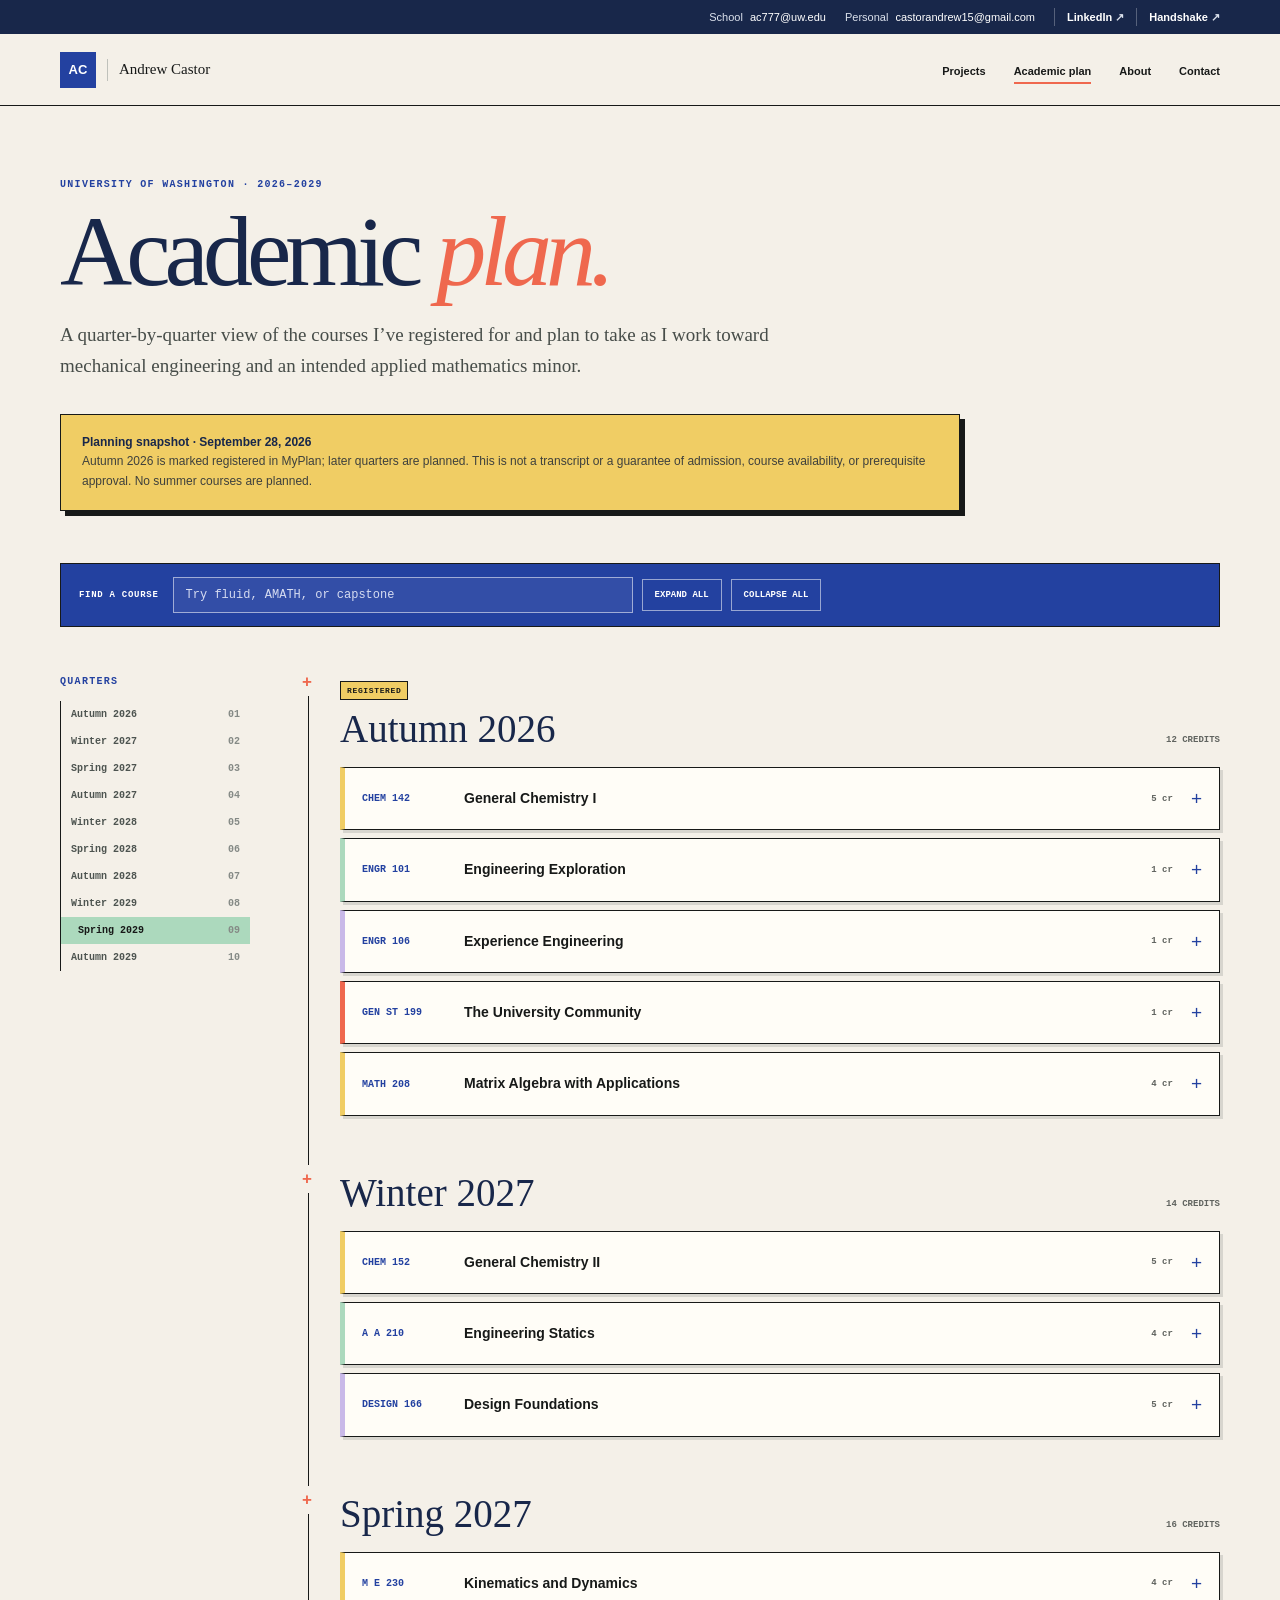
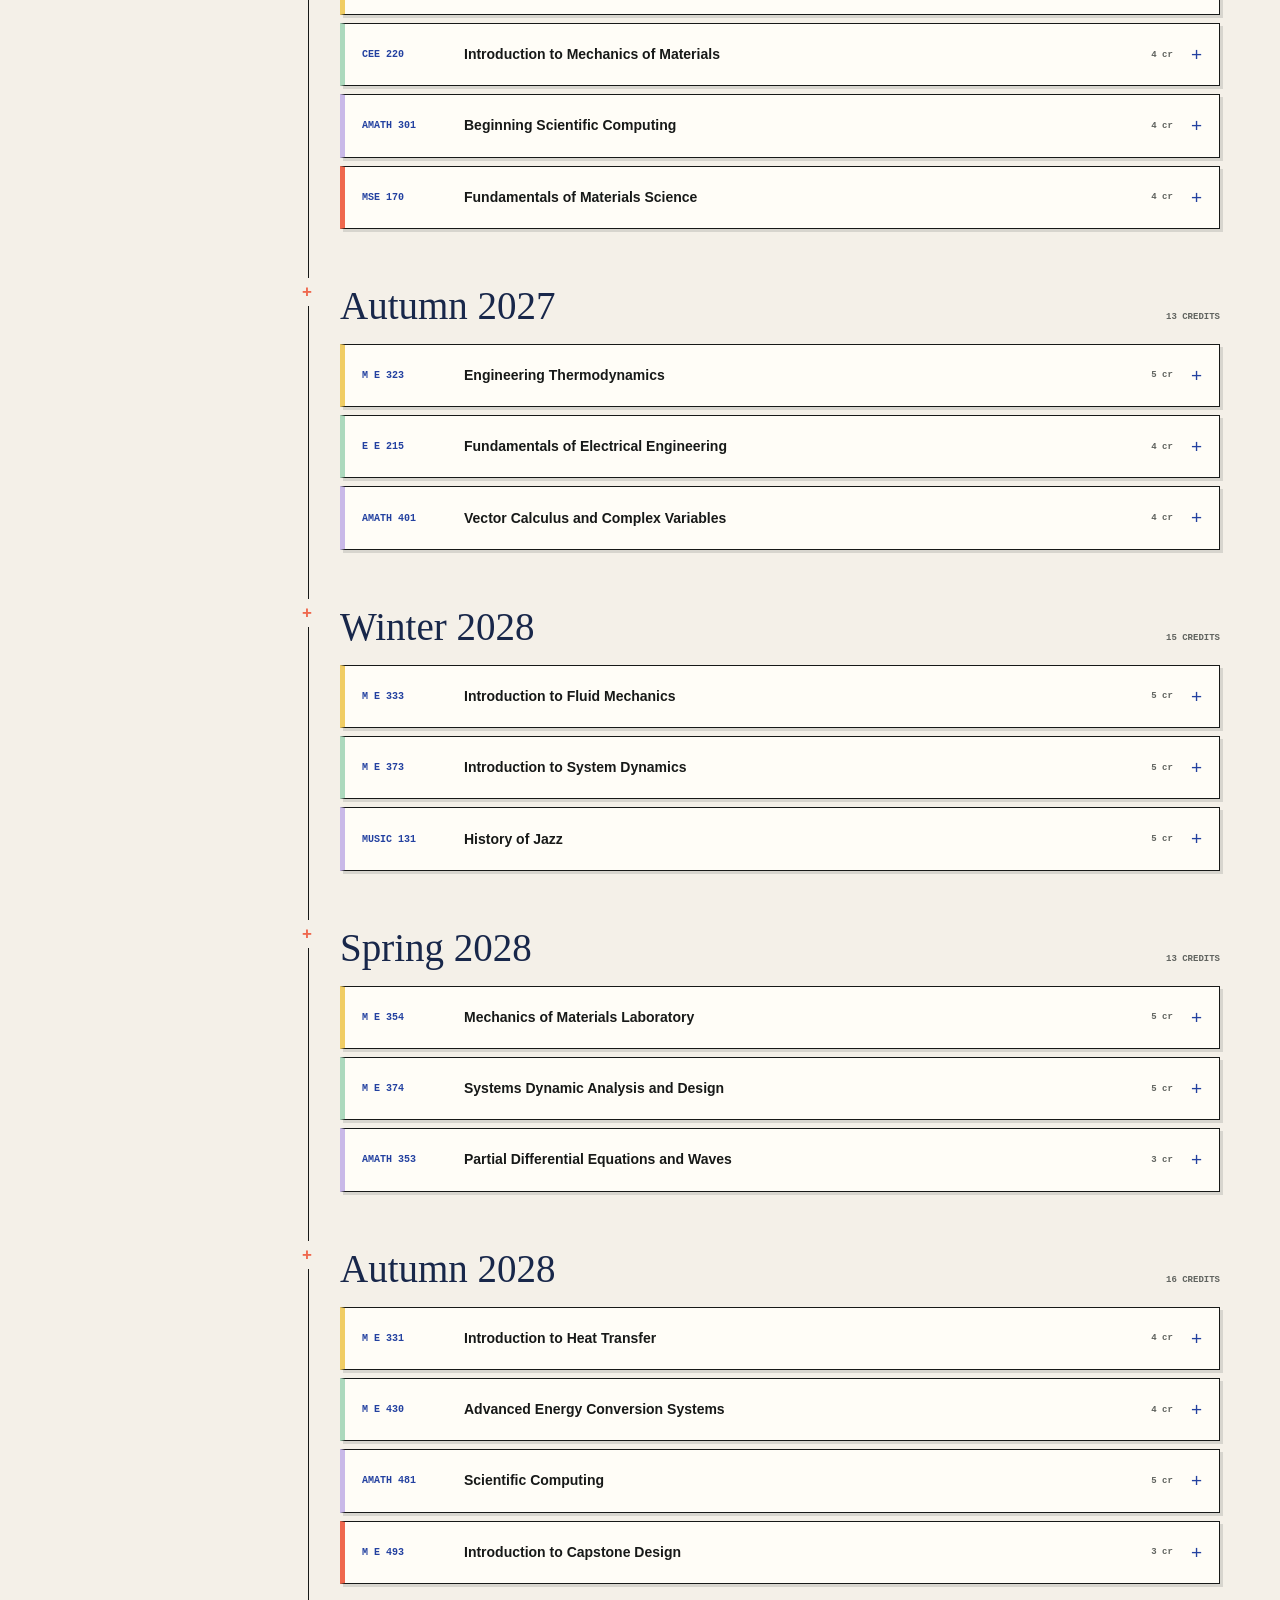
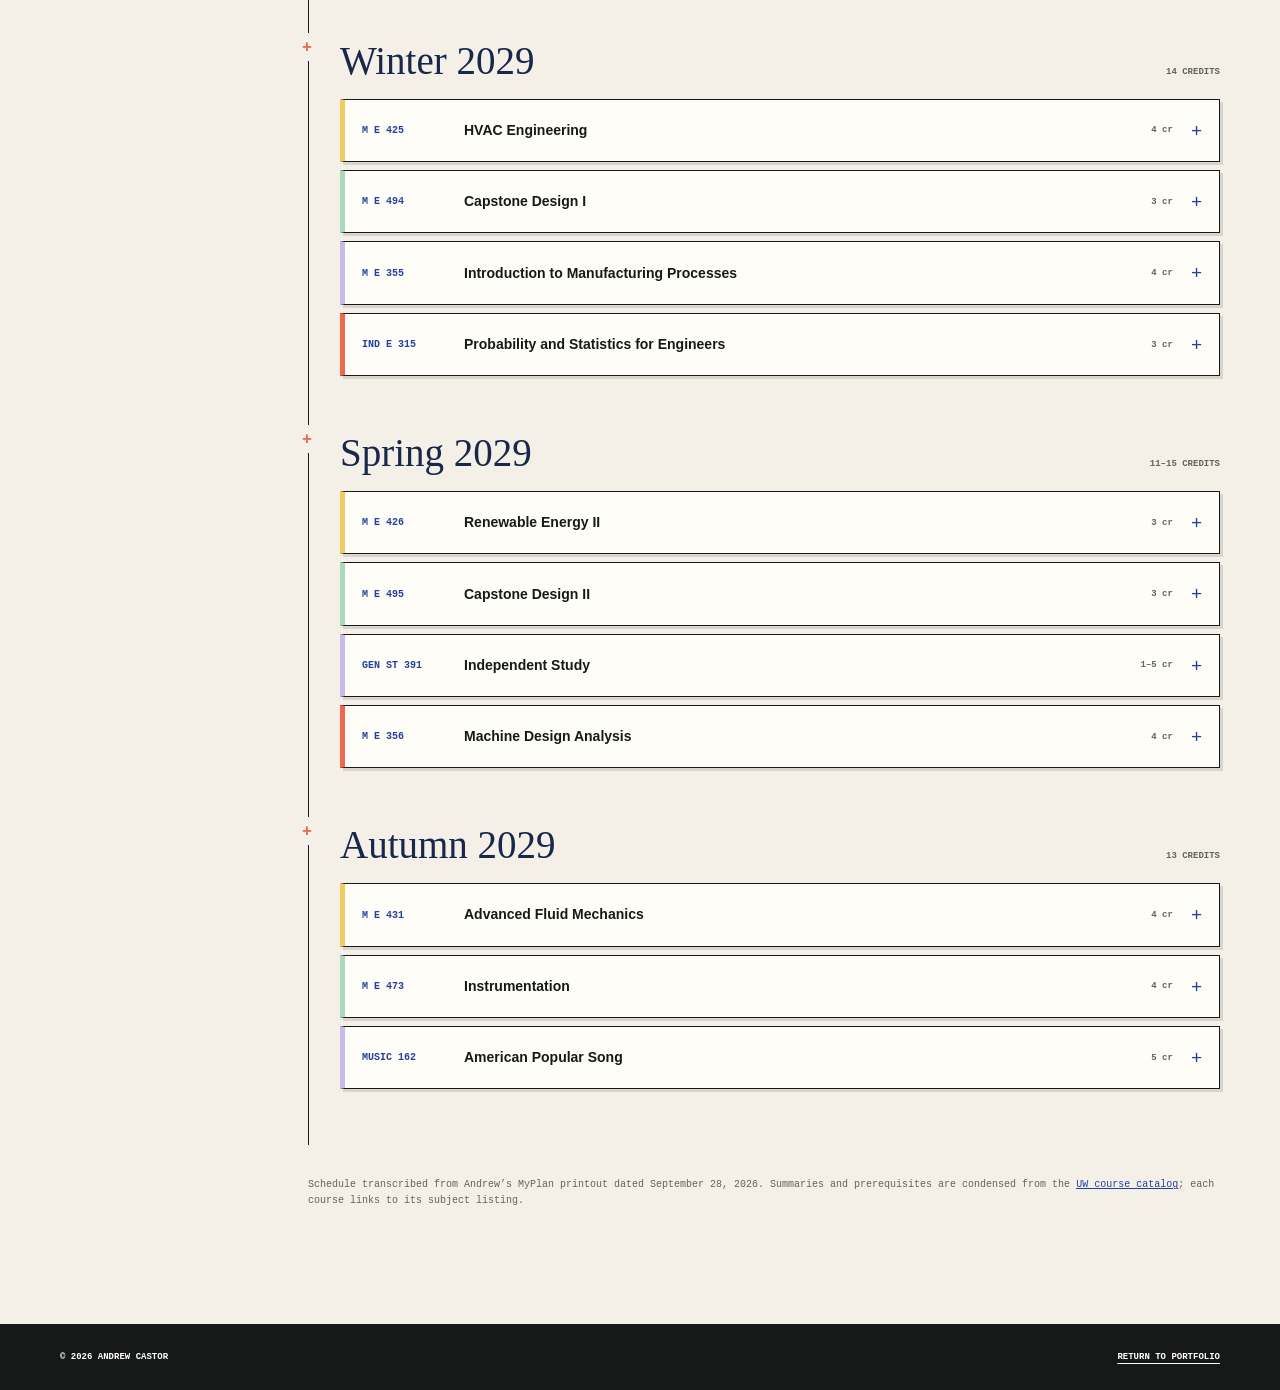
<file: academic-plan.html>
<!doctype html>
<html lang="en">
<head>
  <meta charset="utf-8">
  <meta name="viewport" content="width=device-width,initial-scale=1">
  <meta name="theme-color" content="#101c2b">
  <title>Academic Plan | Andrew Castor</title>
  <meta name="description" content="Andrew Castor's quarter-by-quarter planned coursework at the University of Washington, with course summaries and prerequisites.">
  <link rel="icon" type="image/svg+xml" href="data:image/svg+xml,%3Csvg xmlns='http://www.w3.org/2000/svg' viewBox='0 0 64 64'%3E%3Crect width='64' height='64' rx='12' fill='%23101c2b'/%3E%3Cpath d='M12 48 30 14h5l18 34h-8l-5-10H24l-5 10zm15-17h10l-5-10z' fill='%23f2bd63'/%3E%3C/svg%3E">
  <link rel="stylesheet" href="style.css">
  <link rel="stylesheet" href="plan.css">
  <script src="site.js" defer></script>
</head>
<body>
  <div class="contact-strip">
    <div class="wrap contact-strip-inner">
      <span>School <a href="mailto:ac777@uw.edu">ac777@uw.edu</a></span>
      <span>Personal <a href="mailto:castorandrew15@gmail.com">castorandrew15@gmail.com</a></span>
      <div class="profile-links">
        <a class="profile-pill linkedin-pill" href="https://www.linkedin.com/in/andrew-castor-833236367/" target="_blank" rel="noopener noreferrer" aria-label="Andrew Castor on LinkedIn (opens in a new tab)">LinkedIn <span aria-hidden="true">↗</span></a>
        <a class="profile-pill handshake-pill" href="https://app.joinhandshake.com/profiles/q3zf2t" target="_blank" rel="noopener noreferrer" aria-label="Andrew Castor on Handshake (opens in a new tab)">Handshake <span aria-hidden="true">↗</span></a>
      </div>
    </div>
  </div>

  <header class="site-header">
    <a class="brand" href="index.html"><span class="brand-mark">AC</span><span class="brand-rule"></span><span>Andrew Castor</span></a>
    <nav aria-label="Main navigation">
      <a href="index.html#projects">Projects</a>
      <a href="academic-plan.html" aria-current="page">Academic plan</a>
      <a href="index.html#about">About</a>
      <a href="index.html#contact">Contact</a>
    </nav>
  </header>

  <main class="wrap plan-main">
    <div class="plan-intro">
      <p class="eyebrow">University of Washington · 2026–2029</p>
      <h1>Academic <em>plan.</em></h1>
      <p>A quarter-by-quarter view of the courses I’ve registered for and plan to take as I work toward mechanical engineering and an intended applied mathematics minor.</p>
      <div class="plan-disclaimer">
        <strong>Planning snapshot · September 28, 2026</strong><br>
        Autumn 2026 is marked registered in MyPlan; later quarters are planned. This is not a transcript or a guarantee of admission, course availability, or prerequisite approval. No summer courses are planned.
      </div>
    </div>

    <div class="plan-toolbar">
      <label for="course-search">Find a course</label>
      <input id="course-search" type="search" placeholder="Try fluid, AMATH, or capstone" autocomplete="off">
      <button type="button" id="expand-all">Expand all</button>
      <button type="button" id="collapse-all">Collapse all</button>
    </div>

    <div class="plan-layout">
      <nav class="quarter-nav" aria-label="Jump to quarter">
        <p class="eyebrow">QUARTERS</p>
        <div id="quarter-links"></div>
      </nav>
      <div>
        <div id="timeline" class="timeline"></div>
        <p class="empty-search" id="empty-search" hidden>No courses match that search.</p>
      </div>
    </div>

    <div class="source-note">
      <p>Schedule transcribed from Andrew’s MyPlan printout dated September 28, 2026. Summaries and prerequisites are condensed from the <a href="https://www.washington.edu/students/crscat/" target="_blank" rel="noopener noreferrer">UW course catalog</a>; each course links to its subject listing.</p>
    </div>
  </main>

  <footer>
    <div class="wrap footer-inner">
      <span>© <span id="year">2026</span> Andrew Castor</span>
      <a href="index.html">Return to portfolio</a>
    </div>
  </footer>

  <script src="plan.js" defer></script>
</body>
</html>
</file>
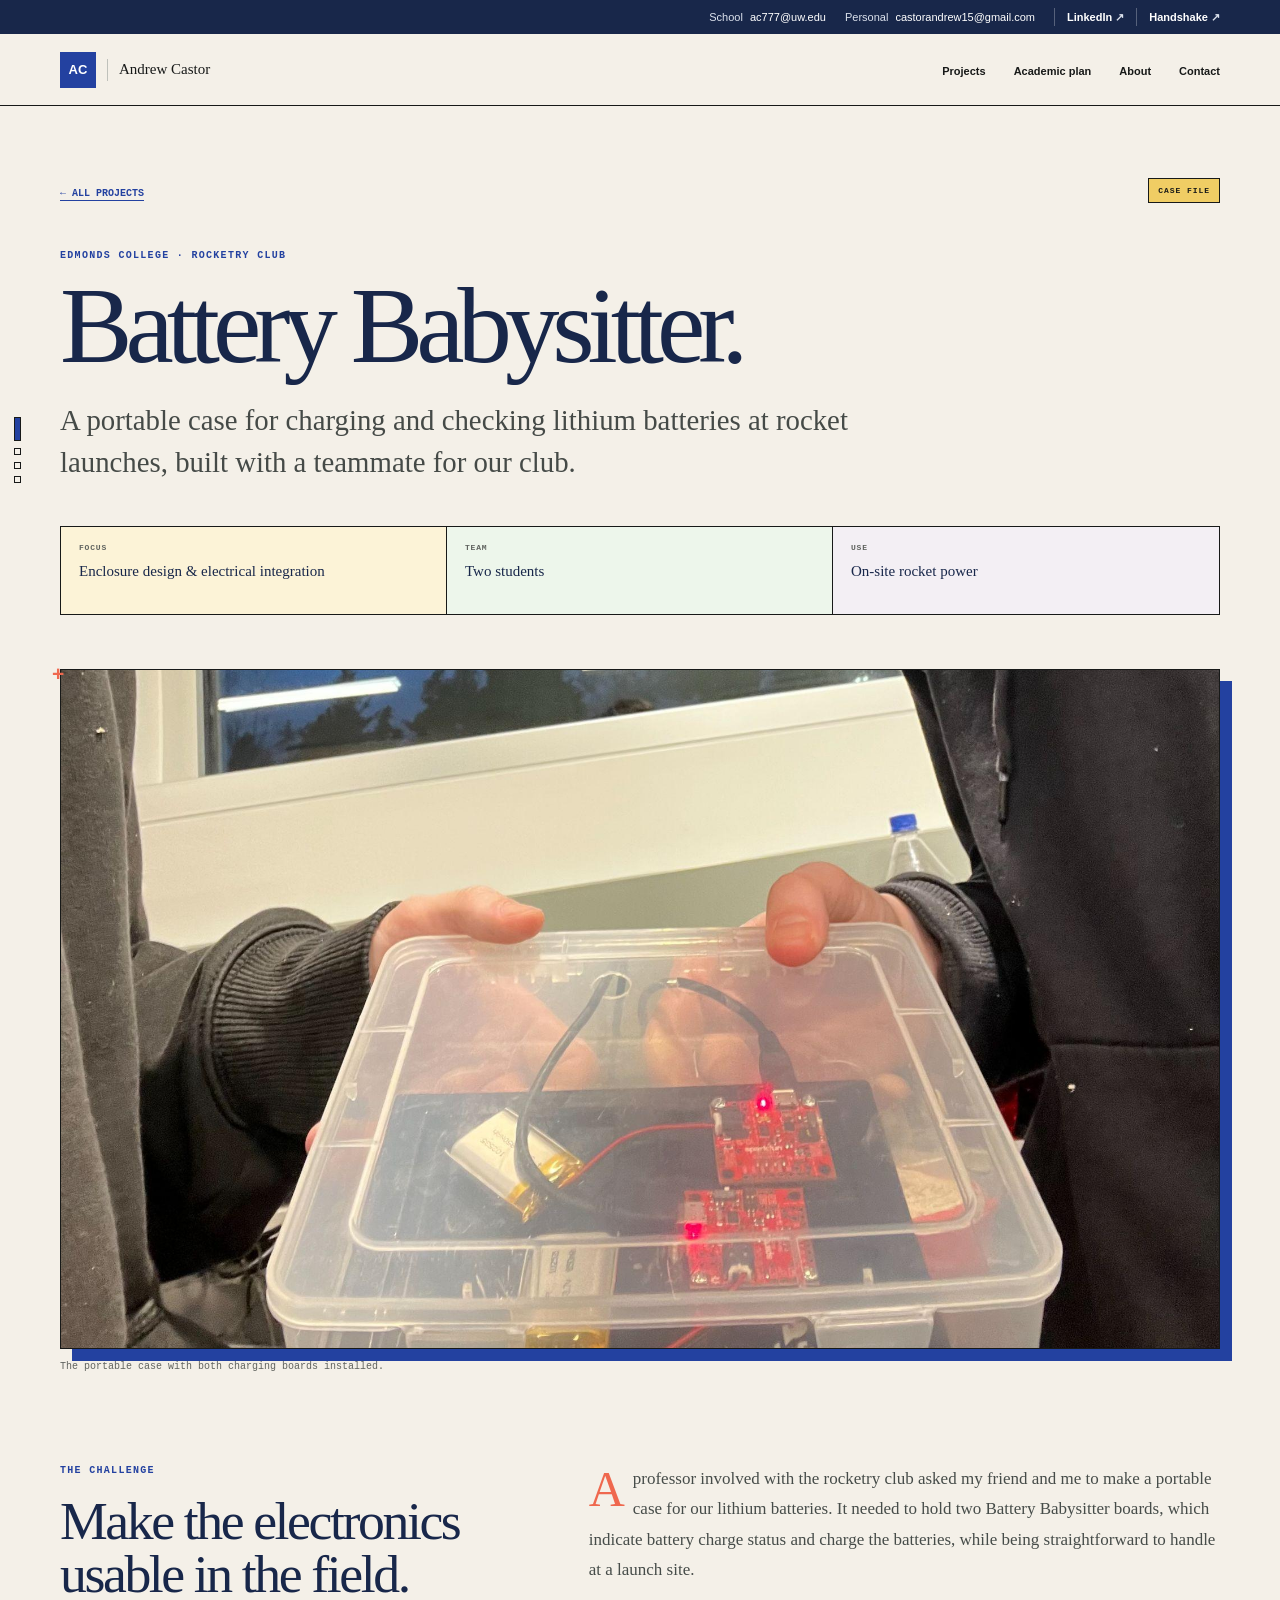
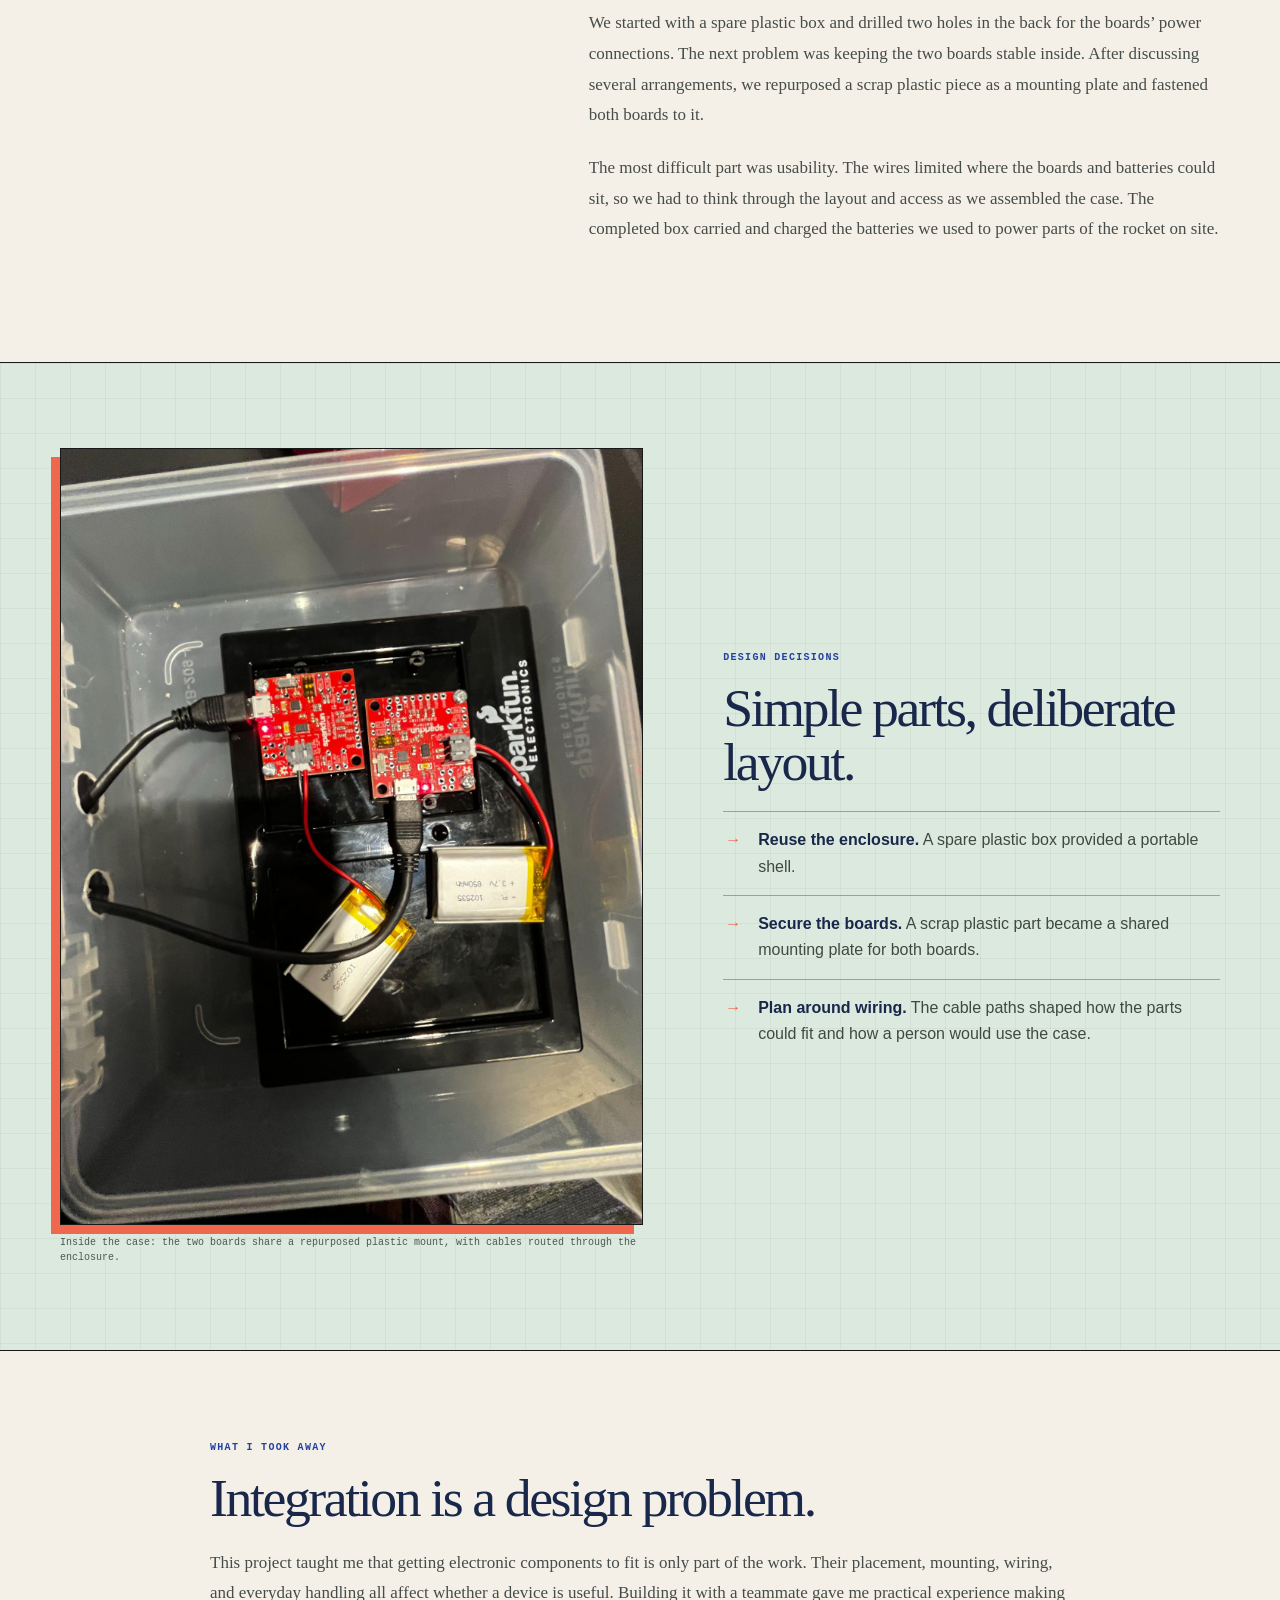
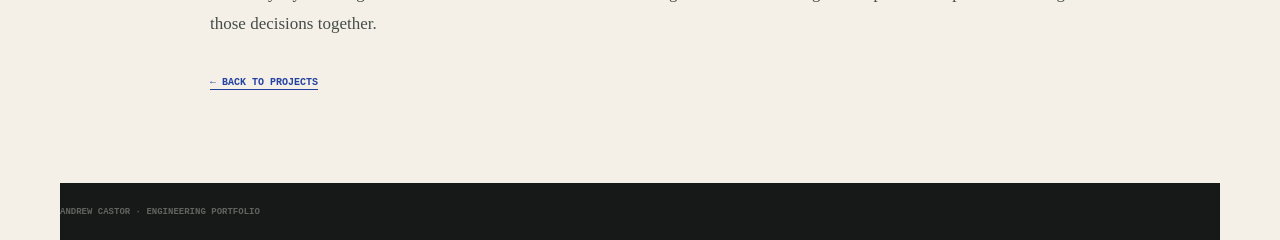
<file: battery-babysitter.html>
<!doctype html>
<html lang="en">
<head>
  <meta charset="utf-8">
  <meta name="viewport" content="width=device-width, initial-scale=1">
  <meta name="description" content="Andrew Castor's portable battery charging case for the Edmonds College rocketry club.">
  <title>Battery Babysitter — Andrew Castor</title>
  <link rel="icon" type="image/svg+xml" href="data:image/svg+xml,%3Csvg xmlns='http://www.w3.org/2000/svg' viewBox='0 0 64 64'%3E%3Crect width='64' height='64' rx='12' fill='%23101c2b'/%3E%3Cpath d='M12 48 30 14h5l18 34h-8l-5-10H24l-5 10zm15-17h10l-5-10z' fill='%23f2bd63'/%3E%3C/svg%3E">
  <link rel="stylesheet" href="style.css">
  <link rel="stylesheet" href="project.css">
  <script src="site.js" defer></script>
</head>
<body>
  <div class="contact-strip">
    <div class="wrap contact-strip-inner">
      <span>School <a href="mailto:ac777@uw.edu">ac777@uw.edu</a></span>
      <span>Personal <a href="mailto:castorandrew15@gmail.com">castorandrew15@gmail.com</a></span>
      <div class="profile-links">
        <a class="profile-pill linkedin-pill" href="https://www.linkedin.com/in/andrew-castor-833236367/" target="_blank" rel="noopener noreferrer" aria-label="Andrew Castor on LinkedIn (opens in a new tab)">LinkedIn <span aria-hidden="true">↗</span></a>
        <a class="profile-pill handshake-pill" href="https://app.joinhandshake.com/profiles/q3zf2t" target="_blank" rel="noopener noreferrer" aria-label="Andrew Castor on Handshake (opens in a new tab)">Handshake <span aria-hidden="true">↗</span></a>
      </div>
    </div>
  </div>

  <header class="site-header">
    <a class="brand" href="index.html#top"><span class="brand-mark">AC</span><span class="brand-rule"></span><span>Andrew Castor</span></a>
    <nav aria-label="Main navigation">
      <a href="index.html#projects">Projects</a>
      <a href="academic-plan.html">Academic plan</a>
      <a href="index.html#about">About</a>
      <a href="index.html#contact">Contact</a>
    </nav>
  </header>

  <main>
    <section class="case-hero wrap chapter" data-chapter="Overview">
      <a class="back-link" href="index.html#projects">← All projects</a>
      <p class="eyebrow">EDMONDS COLLEGE · ROCKETRY CLUB</p>
      <h1>Battery Babysitter<span class="accent">.</span></h1>
      <p class="case-lede">A portable case for charging and checking lithium batteries at rocket launches, built with a teammate for our club.</p>
      <div class="case-meta">
        <div><span>Focus</span><strong>Enclosure design &amp; electrical integration</strong></div>
        <div><span>Team</span><strong>Two students</strong></div>
        <div><span>Use</span><strong>On-site rocket power</strong></div>
      </div>
    </section>

    <figure class="case-figure wrap">
      <img src="assets/photo-001.jpg" alt="Finished transparent plastic battery case with two red charging boards visible inside">
      <figcaption>The portable case with both charging boards installed.</figcaption>
    </figure>

    <section class="case-content wrap chapter" data-chapter="Process">
      <div class="case-intro">
        <p class="eyebrow">THE CHALLENGE</p>
        <h2>Make the electronics usable in the field.</h2>
      </div>
      <div class="case-copy">
        <p>A professor involved with the rocketry club asked my friend and me to make a portable case for our lithium batteries. It needed to hold two Battery Babysitter boards, which indicate battery charge status and charge the batteries, while being straightforward to handle at a launch site.</p>
        <p>We started with a spare plastic box and drilled two holes in the back for the boards’ power connections. The next problem was keeping the two boards stable inside. After discussing several arrangements, we repurposed a scrap plastic piece as a mounting plate and fastened both boards to it.</p>
        <p>The most difficult part was usability. The wires limited where the boards and batteries could sit, so we had to think through the layout and access as we assembled the case. The completed box carried and charged the batteries we used to power parts of the rocket on site.</p>
      </div>
    </section>

    <section class="detail-band chapter" data-chapter="Evidence">
      <div class="wrap detail-grid">
        <figure>
          <img src="assets/photo-000.jpg" alt="Open battery case showing two red boards secured to a black plastic mounting piece, batteries, and routed cables">
          <figcaption>Inside the case: the two boards share a repurposed plastic mount, with cables routed through the enclosure.</figcaption>
        </figure>
        <div>
          <p class="eyebrow">DESIGN DECISIONS</p>
          <h2>Simple parts, deliberate layout.</h2>
          <ul class="decision-list">
            <li><strong>Reuse the enclosure.</strong> A spare plastic box provided a portable shell.</li>
            <li><strong>Secure the boards.</strong> A scrap plastic part became a shared mounting plate for both boards.</li>
            <li><strong>Plan around wiring.</strong> The cable paths shaped how the parts could fit and how a person would use the case.</li>
          </ul>
        </div>
      </div>
    </section>

    <section class="case-outro wrap chapter" data-chapter="Takeaway">
      <p class="eyebrow">WHAT I TOOK AWAY</p>
      <h2>Integration is a design problem.</h2>
      <p>This project taught me that getting electronic components to fit is only part of the work. Their placement, mounting, wiring, and everyday handling all affect whether a device is useful. Building it with a teammate gave me practical experience making those decisions together.</p>
      <a class="back-link" href="index.html#projects">← Back to projects</a>
    </section>
  </main>

  <footer class="case-footer wrap">Andrew Castor · Engineering portfolio</footer>
</body>
</html>
</file>
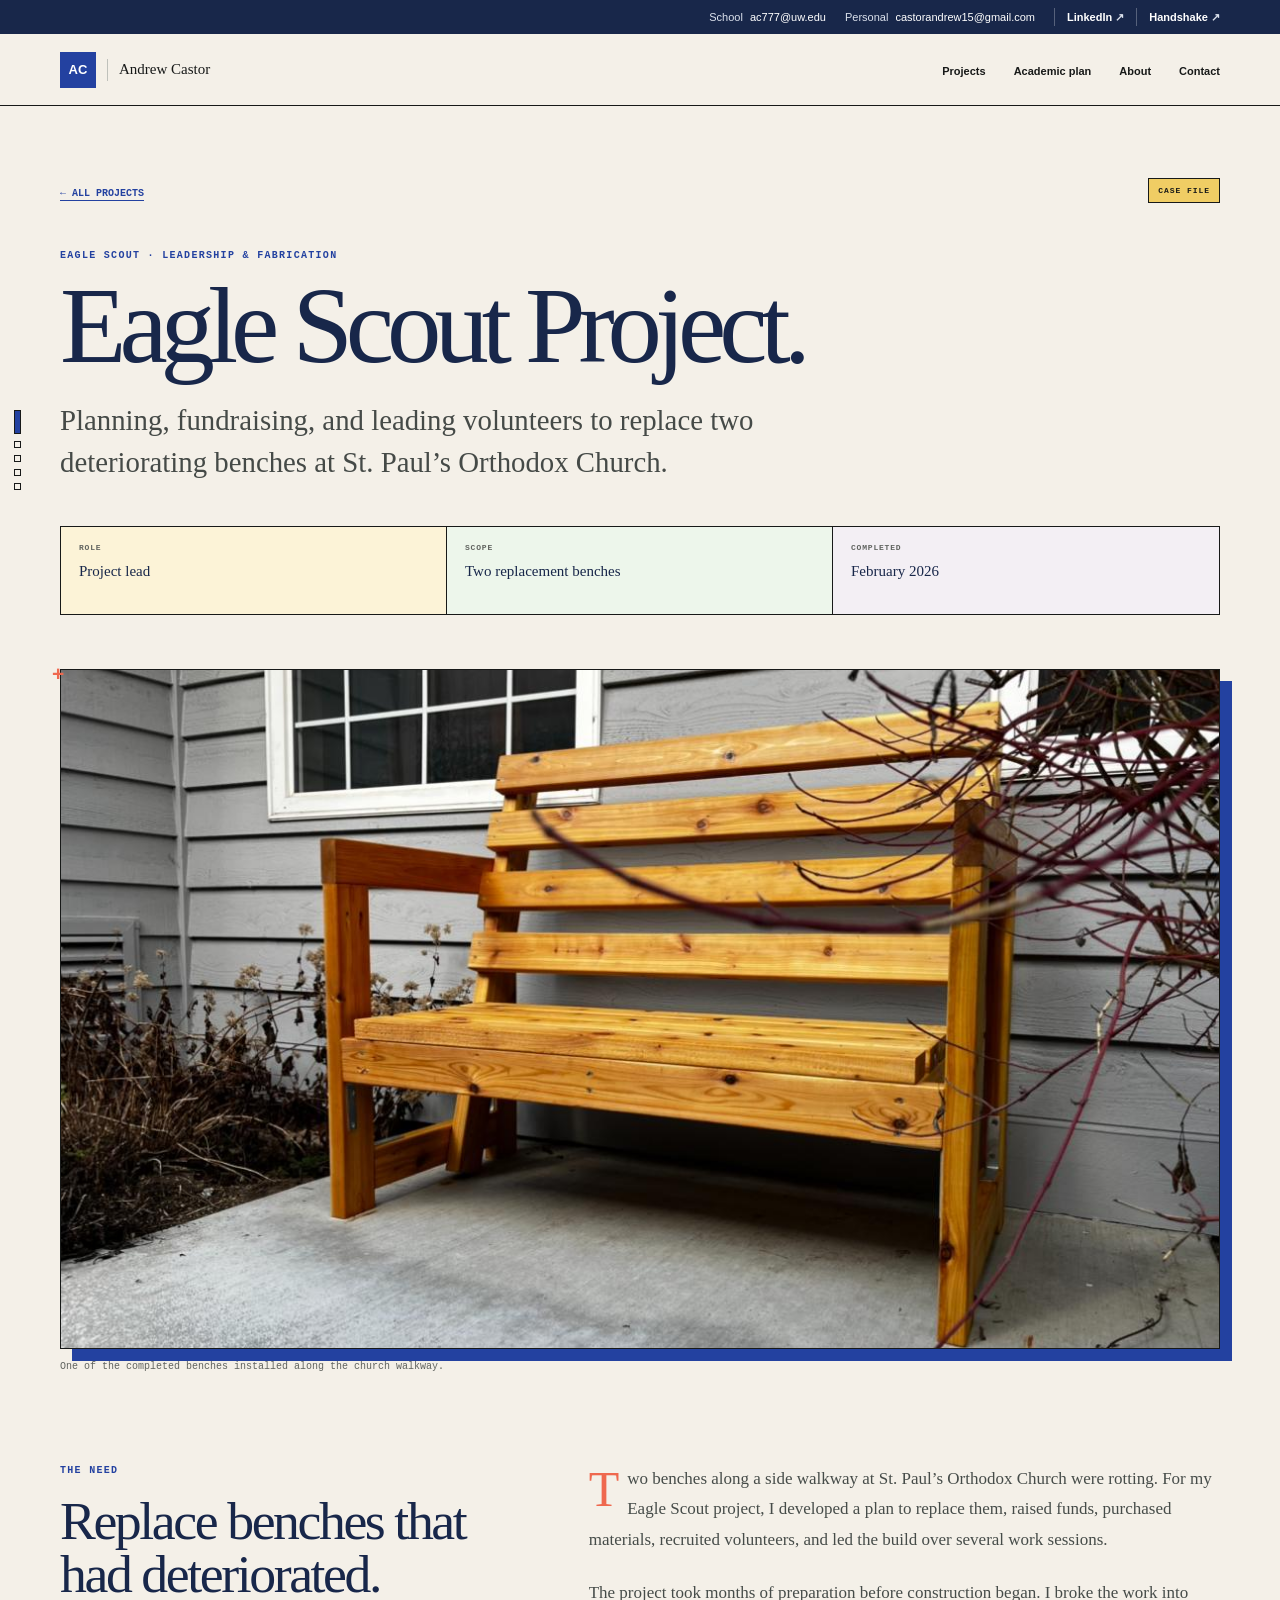
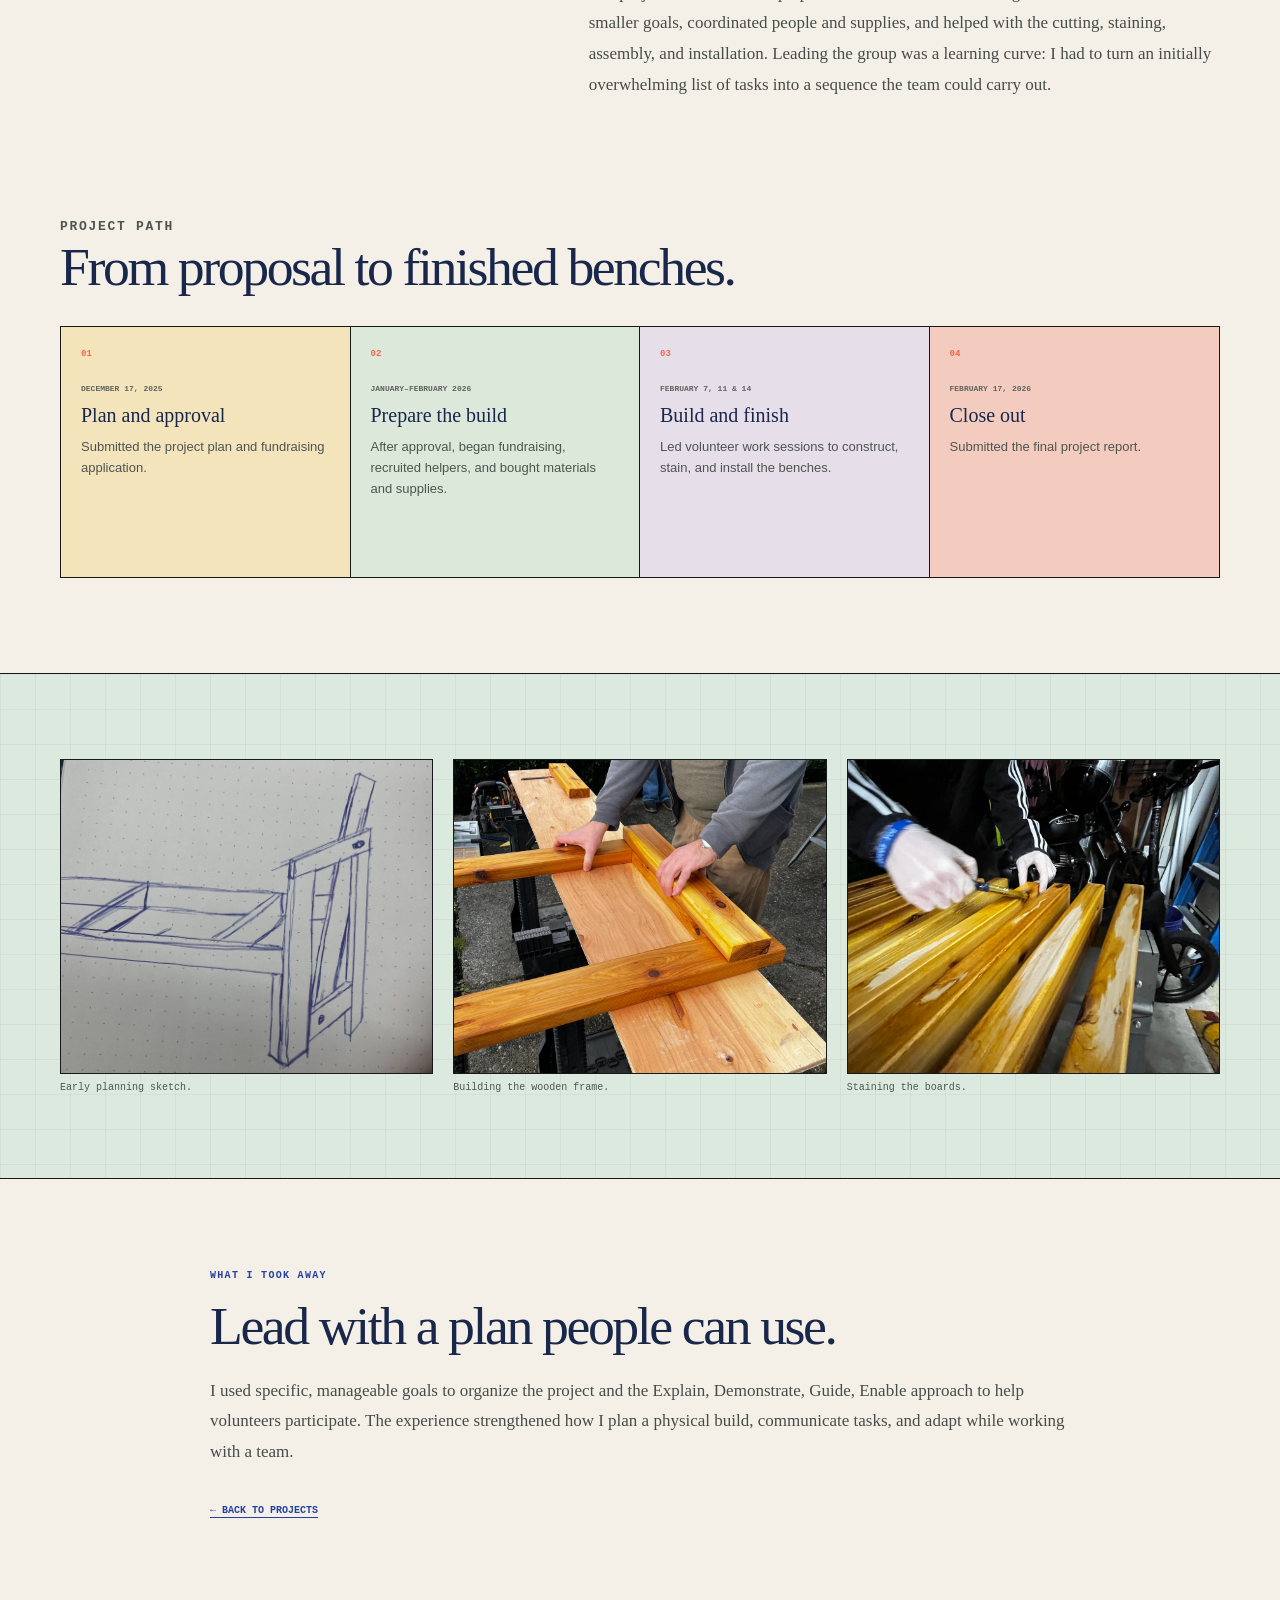
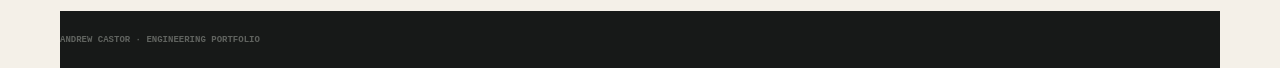
<file: eagle-scout.html>
<!doctype html>
<html lang="en">
<head>
  <meta charset="utf-8">
  <meta name="viewport" content="width=device-width, initial-scale=1">
  <meta name="description" content="Andrew Castor's Eagle Scout project: planning and leading volunteers to build replacement benches for St. Paul’s Orthodox Church.">
  <title>Eagle Scout Project — Andrew Castor</title>
  <link rel="icon" type="image/svg+xml" href="data:image/svg+xml,%3Csvg xmlns='http://www.w3.org/2000/svg' viewBox='0 0 64 64'%3E%3Crect width='64' height='64' rx='12' fill='%23101c2b'/%3E%3Cpath d='M12 48 30 14h5l18 34h-8l-5-10H24l-5 10zm15-17h10l-5-10z' fill='%23f2bd63'/%3E%3C/svg%3E">
  <link rel="stylesheet" href="style.css">
  <link rel="stylesheet" href="project.css">
  <link rel="stylesheet" href="eagle.css">
  <script src="site.js" defer></script>
</head>
<body>
  <div class="contact-strip">
    <div class="wrap contact-strip-inner">
      <span>School <a href="mailto:ac777@uw.edu">ac777@uw.edu</a></span>
      <span>Personal <a href="mailto:castorandrew15@gmail.com">castorandrew15@gmail.com</a></span>
      <div class="profile-links">
        <a class="profile-pill linkedin-pill" href="https://www.linkedin.com/in/andrew-castor-833236367/" target="_blank" rel="noopener noreferrer" aria-label="Andrew Castor on LinkedIn (opens in a new tab)">LinkedIn <span aria-hidden="true">↗</span></a>
        <a class="profile-pill handshake-pill" href="https://app.joinhandshake.com/profiles/q3zf2t" target="_blank" rel="noopener noreferrer" aria-label="Andrew Castor on Handshake (opens in a new tab)">Handshake <span aria-hidden="true">↗</span></a>
      </div>
    </div>
  </div>

  <header class="site-header">
    <a class="brand" href="index.html#top"><span class="brand-mark">AC</span><span class="brand-rule"></span><span>Andrew Castor</span></a>
    <nav aria-label="Main navigation">
      <a href="index.html#projects">Projects</a>
      <a href="academic-plan.html">Academic plan</a>
      <a href="index.html#about">About</a>
      <a href="index.html#contact">Contact</a>
    </nav>
  </header>

  <main>
    <section class="case-hero wrap chapter" data-chapter="Overview">
      <a class="back-link" href="index.html#projects">← All projects</a>
      <p class="eyebrow">EAGLE SCOUT · LEADERSHIP &amp; FABRICATION</p>
      <h1>Eagle Scout Project<span class="accent">.</span></h1>
      <p class="case-lede">Planning, fundraising, and leading volunteers to replace two deteriorating benches at St. Paul’s Orthodox Church.</p>
      <div class="case-meta">
        <div><span>Role</span><strong>Project lead</strong></div>
        <div><span>Scope</span><strong>Two replacement benches</strong></div>
        <div><span>Completed</span><strong>February 2026</strong></div>
      </div>
    </section>

    <figure class="case-figure wrap">
      <img src="assets/photo-014.jpg" alt="Finished stained wooden bench installed beside the church">
      <figcaption>One of the completed benches installed along the church walkway.</figcaption>
    </figure>

    <section class="case-content wrap chapter" data-chapter="Process">
      <div class="case-intro">
        <p class="eyebrow">THE NEED</p>
        <h2>Replace benches that had deteriorated.</h2>
      </div>
      <div class="case-copy">
        <p>Two benches along a side walkway at St. Paul’s Orthodox Church were rotting. For my Eagle Scout project, I developed a plan to replace them, raised funds, purchased materials, recruited volunteers, and led the build over several work sessions.</p>
        <p>The project took months of preparation before construction began. I broke the work into smaller goals, coordinated people and supplies, and helped with the cutting, staining, assembly, and installation. Leading the group was a learning curve: I had to turn an initially overwhelming list of tasks into a sequence the team could carry out.</p>
      </div>
    </section>

    <section class="eagle-timeline wrap chapter" data-chapter="Timeline">
      <p class="eyebrow">PROJECT PATH</p>
      <h2>From proposal to finished benches.</h2>
      <ol>
        <li><span>December 17, 2025</span><strong>Plan and approval</strong><p>Submitted the project plan and fundraising application.</p></li>
        <li><span>January–February 2026</span><strong>Prepare the build</strong><p>After approval, began fundraising, recruited helpers, and bought materials and supplies.</p></li>
        <li><span>February 7, 11 &amp; 14</span><strong>Build and finish</strong><p>Led volunteer work sessions to construct, stain, and install the benches.</p></li>
        <li><span>February 17, 2026</span><strong>Close out</strong><p>Submitted the final project report.</p></li>
      </ol>
    </section>

    <section class="detail-band chapter" data-chapter="Evidence">
      <div class="wrap eagle-gallery">
        <figure>
          <img src="assets/photo-003.jpg" alt="Sketch of the bench structure during planning">
          <figcaption>Early planning sketch.</figcaption>
        </figure>
        <figure>
          <img src="assets/photo-021.jpg" alt="Volunteer working on wooden bench components">
          <figcaption>Building the wooden frame.</figcaption>
        </figure>
        <figure>
          <img src="assets/photo-004.jpg" alt="Wooden boards being stained during the project">
          <figcaption>Staining the boards.</figcaption>
        </figure>
      </div>
    </section>

    <section class="case-outro wrap chapter" data-chapter="Takeaway">
      <p class="eyebrow">WHAT I TOOK AWAY</p>
      <h2>Lead with a plan people can use.</h2>
      <p>I used specific, manageable goals to organize the project and the Explain, Demonstrate, Guide, Enable approach to help volunteers participate. The experience strengthened how I plan a physical build, communicate tasks, and adapt while working with a team.</p>
      <a class="back-link" href="index.html#projects">← Back to projects</a>
    </section>
  </main>

  <footer class="case-footer wrap">Andrew Castor · Engineering portfolio</footer>
</body>
</html>
</file>
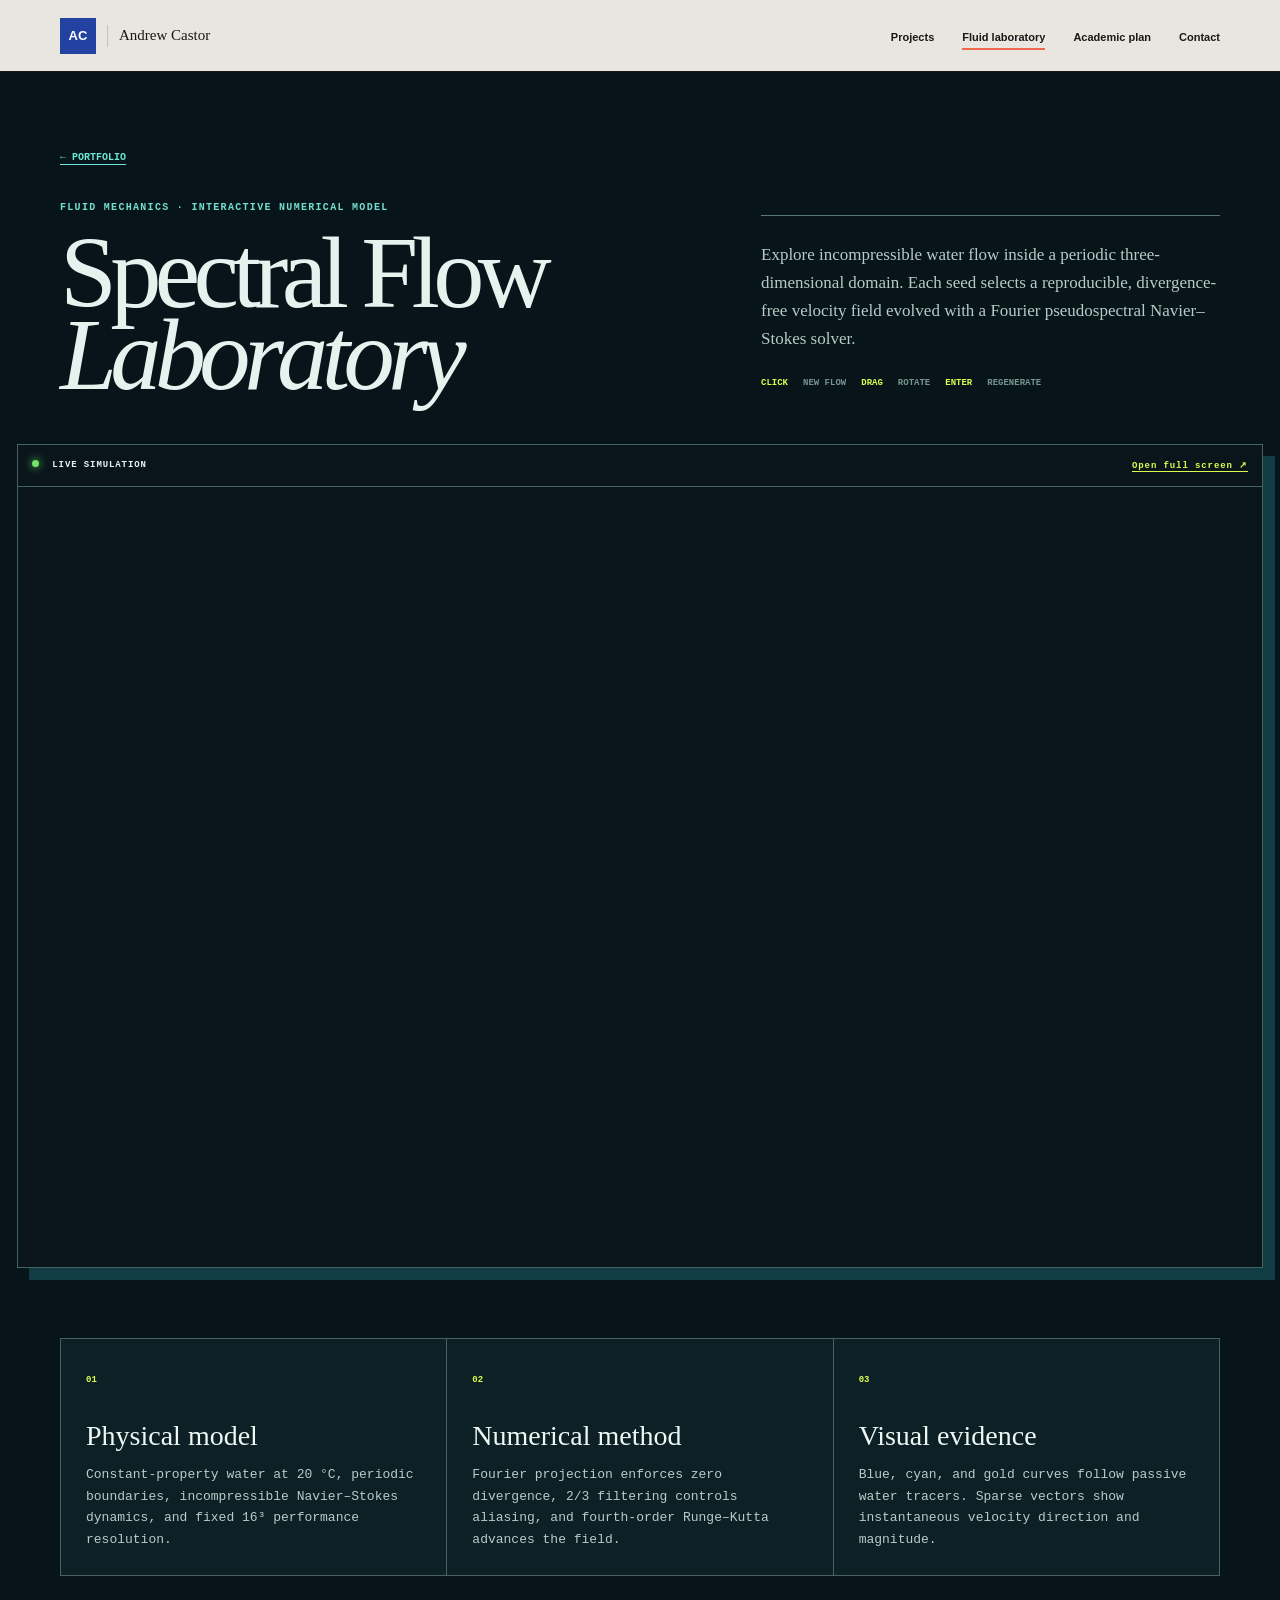
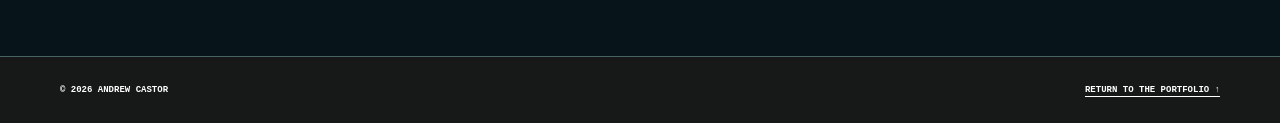
<file: fluid-laboratory.html>
<!doctype html>
<html lang="en">
<head>
  <meta charset="utf-8">
  <meta name="viewport" content="width=device-width,initial-scale=1">
  <meta name="theme-color" content="#08161b">
  <meta name="description" content="Explore Andrew Castor's interactive three-dimensional spectral water-flow laboratory.">
  <title>Spectral Flow Laboratory — Andrew Castor</title>
  <link rel="stylesheet" href="style.css">
  <link rel="stylesheet" href="fluid-lab.css">
  <script src="site.js" defer></script>
</head>
<body class="fluid-page">
  <header class="site-header">
    <a class="brand" href="index.html#top"><span class="brand-mark">AC</span><span class="brand-rule"></span><span>Andrew Castor</span></a>
    <nav aria-label="Main navigation"><a href="index.html#projects">Projects</a><a href="fluid-laboratory.html" aria-current="page">Fluid laboratory</a><a href="academic-plan.html">Academic plan</a><a href="index.html#contact">Contact</a></nav>
  </header>
  <main>
    <section class="lab-hero wrap">
      <div><a class="back-link" href="index.html#projects">← Portfolio</a><p class="eyebrow">FLUID MECHANICS · INTERACTIVE NUMERICAL MODEL</p><h1>Spectral Flow<br><em>Laboratory</em></h1></div>
      <div class="lab-intro"><p>Explore incompressible water flow inside a periodic three-dimensional domain. Each seed selects a reproducible, divergence-free velocity field evolved with a Fourier pseudospectral Navier–Stokes solver.</p><div><span>Click</span> new flow <span>Drag</span> rotate <span>Enter</span> regenerate</div></div>
    </section>
    <section class="lab-frame-section" aria-label="Interactive spectral water-flow simulator">
      <div class="lab-frame-header"><span><i></i> LIVE SIMULATION</span><a href="https://fluid.andrewcastor.com/" target="_blank" rel="noopener noreferrer">Open full screen ↗</a></div>
      <iframe src="https://fluid.andrewcastor.com/?embed=1" title="Interactive 3D spectral water-flow simulator" allow="fullscreen"></iframe>
      <noscript><p class="lab-fallback">JavaScript is required. <a href="https://fluid.andrewcastor.com/">Open the laboratory directly.</a></p></noscript>
    </section>
    <section class="lab-notes wrap">
      <article><span>01</span><h2>Physical model</h2><p>Constant-property water at 20 °C, periodic boundaries, incompressible Navier–Stokes dynamics, and fixed 16³ performance resolution.</p></article>
      <article><span>02</span><h2>Numerical method</h2><p>Fourier projection enforces zero divergence, 2/3 filtering controls aliasing, and fourth-order Runge–Kutta advances the field.</p></article>
      <article><span>03</span><h2>Visual evidence</h2><p>Blue, cyan, and gold curves follow passive water tracers. Sparse vectors show instantaneous velocity direction and magnitude.</p></article>
    </section>
  </main>
  <footer><div class="wrap footer-inner"><span>© <span id="year">2026</span> Andrew Castor</span><a href="index.html#top">Return to the portfolio ↑</a></div></footer>
</body>
</html>
</file>
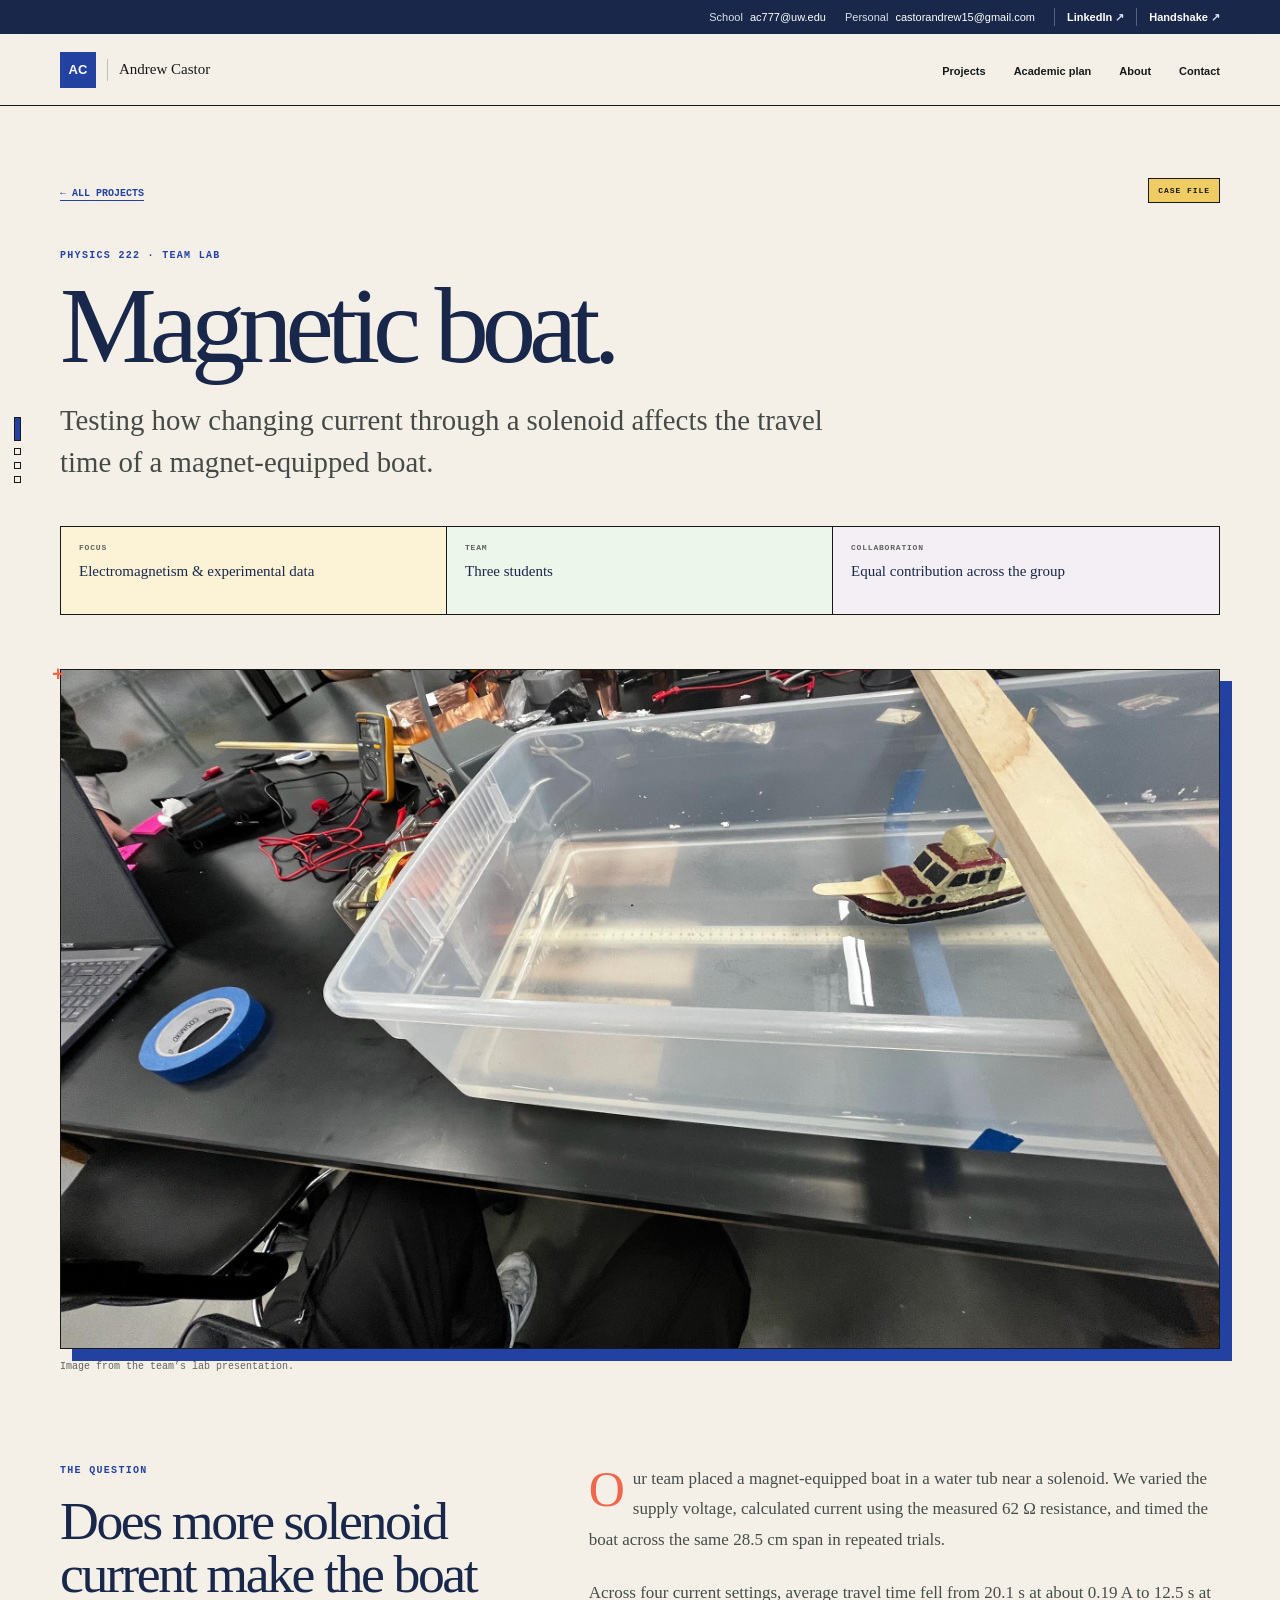
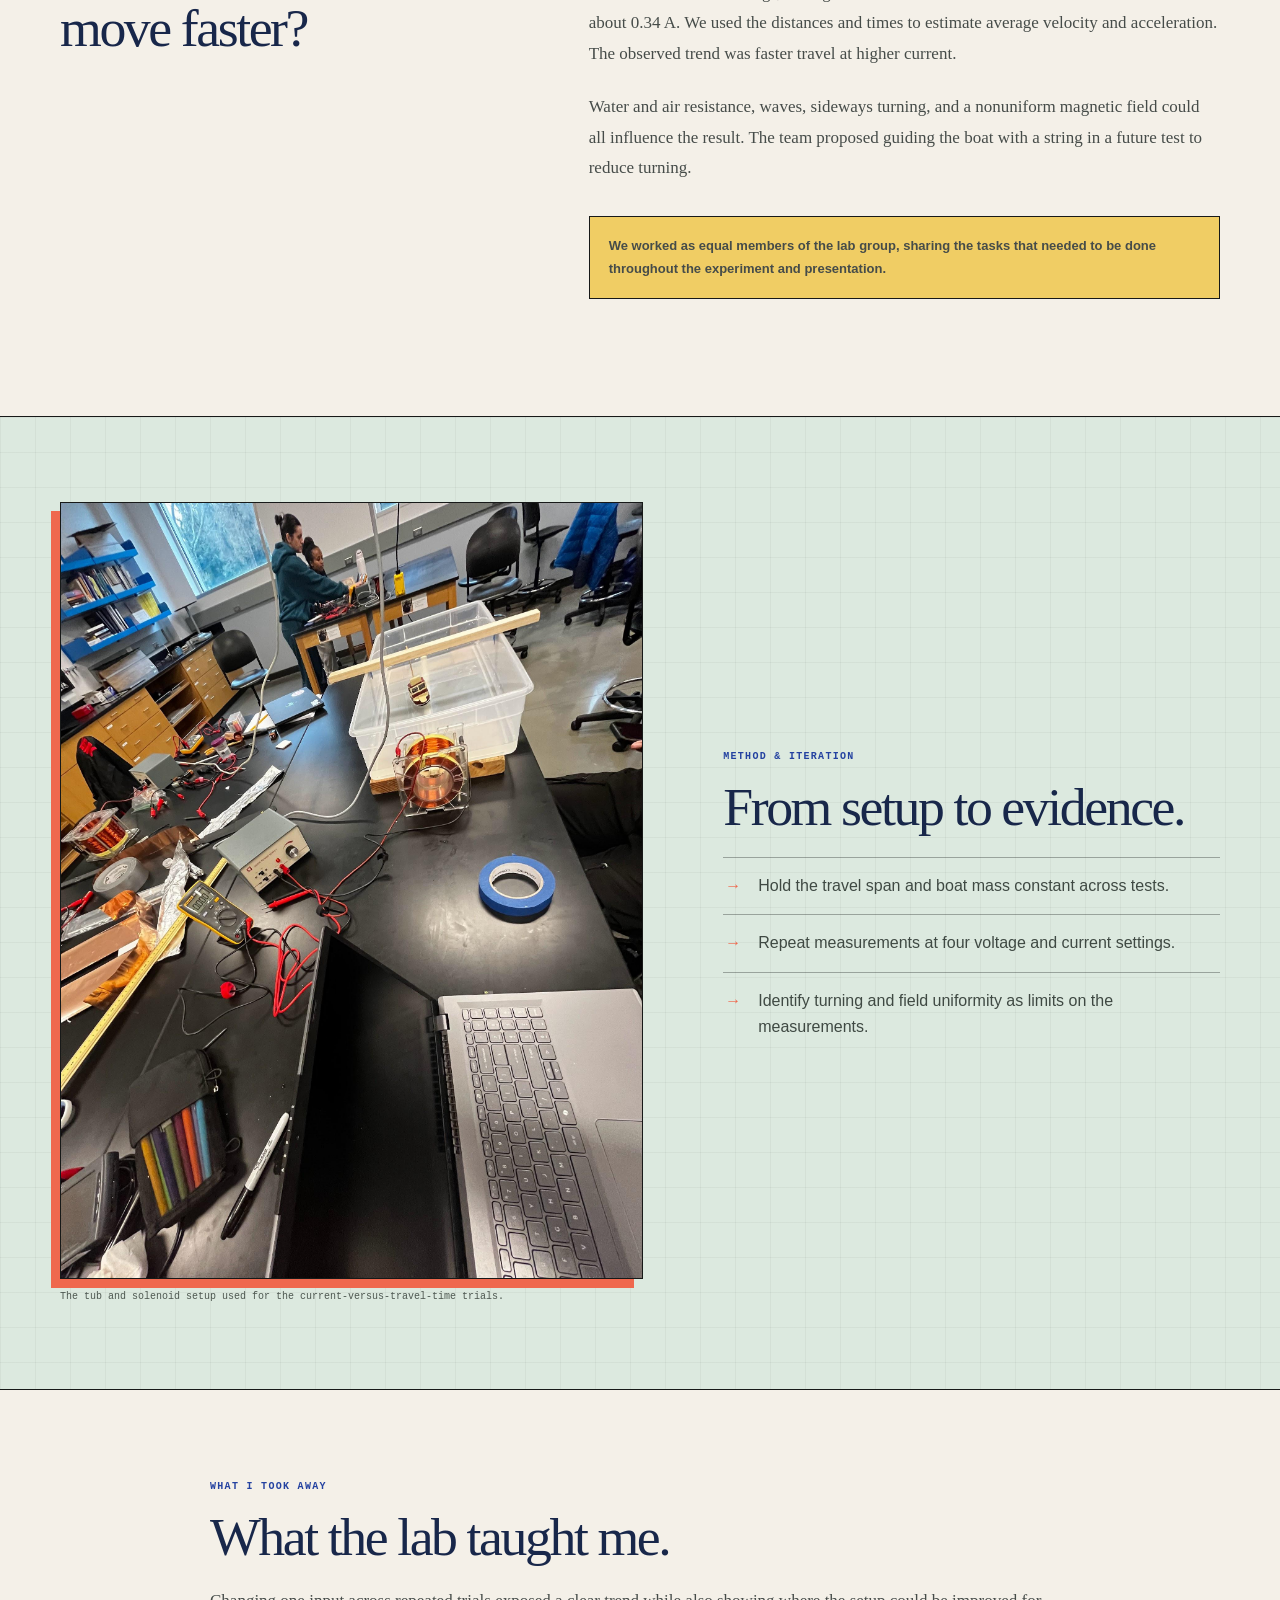
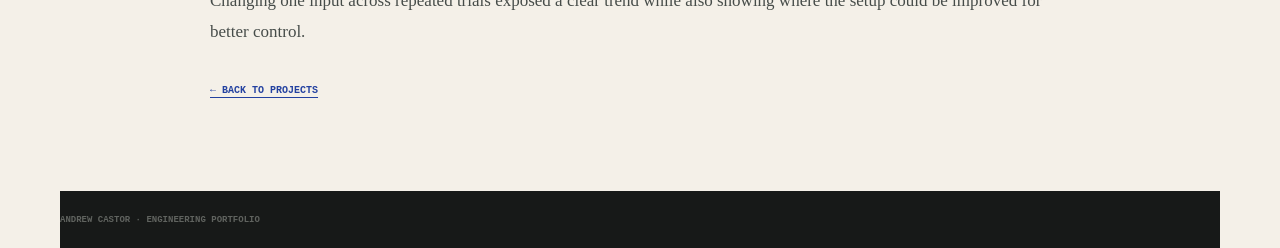
<file: magnetic-boat.html>
<!doctype html>
<html lang="en">
<head>
  <meta charset="utf-8">
  <meta name="viewport" content="width=device-width, initial-scale=1">
  <meta name="description" content="Testing how changing current through a solenoid affects the travel time of a magnet-equipped boat.">
  <title>Magnetic boat — Andrew Castor</title>
  <link rel="icon" type="image/svg+xml" href="data:image/svg+xml,%3Csvg xmlns='http://www.w3.org/2000/svg' viewBox='0 0 64 64'%3E%3Crect width='64' height='64' rx='12' fill='%23101c2b'/%3E%3Cpath d='M12 48 30 14h5l18 34h-8l-5-10H24l-5 10zm15-17h10l-5-10z' fill='%23f2bd63'/%3E%3C/svg%3E">
  <link rel="stylesheet" href="style.css">
  <link rel="stylesheet" href="project.css">
  <script src="site.js" defer></script>
</head>
<body>
  <div class="contact-strip">
    <div class="wrap contact-strip-inner">
      <span>School <a href="mailto:ac777@uw.edu">ac777@uw.edu</a></span>
      <span>Personal <a href="mailto:castorandrew15@gmail.com">castorandrew15@gmail.com</a></span>
      <div class="profile-links">
        <a class="profile-pill linkedin-pill" href="https://www.linkedin.com/in/andrew-castor-833236367/" target="_blank" rel="noopener noreferrer" aria-label="Andrew Castor on LinkedIn (opens in a new tab)">LinkedIn <span aria-hidden="true">↗</span></a>
        <a class="profile-pill handshake-pill" href="https://app.joinhandshake.com/profiles/q3zf2t" target="_blank" rel="noopener noreferrer" aria-label="Andrew Castor on Handshake (opens in a new tab)">Handshake <span aria-hidden="true">↗</span></a>
      </div>
    </div>
  </div>

  <header class="site-header">
    <a class="brand" href="index.html#top"><span class="brand-mark">AC</span><span class="brand-rule"></span><span>Andrew Castor</span></a>
    <nav aria-label="Main navigation">
      <a href="index.html#projects">Projects</a>
      <a href="academic-plan.html">Academic plan</a>
      <a href="index.html#about">About</a>
      <a href="index.html#contact">Contact</a>
    </nav>
  </header>

  <main>
    <section class="case-hero wrap chapter" data-chapter="Overview">
      <a class="back-link" href="index.html#projects">← All projects</a>
      <p class="eyebrow">PHYSICS 222 · TEAM LAB</p>
      <h1>Magnetic boat<span class="accent">.</span></h1>
      <p class="case-lede">Testing how changing current through a solenoid affects the travel time of a magnet-equipped boat.</p>
      <div class="case-meta">
        <div><span>Focus</span><strong>Electromagnetism &amp; experimental data</strong></div>
        <div><span>Team</span><strong>Three students</strong></div>
        <div><span>Collaboration</span><strong>Equal contribution across the group</strong></div>
      </div>
    </section>

    <figure class="case-figure wrap">
      <img src="assets/magnetic-boat.jpg" alt="Small model boat with a magnet moving through a water tub">
      <figcaption>Image from the team’s lab presentation.</figcaption>
    </figure>

    <section class="case-content wrap chapter" data-chapter="Process">
      <div class="case-intro">
        <p class="eyebrow">THE QUESTION</p>
        <h2>Does more solenoid current make the boat move faster?</h2>
      </div>
      <div class="case-copy">
        <p>Our team placed a magnet-equipped boat in a water tub near a solenoid. We varied the supply voltage, calculated current using the measured 62 Ω resistance, and timed the boat across the same 28.5 cm span in repeated trials.</p>
        <p>Across four current settings, average travel time fell from 20.1 s at about 0.19 A to 12.5 s at about 0.34 A. We used the distances and times to estimate average velocity and acceleration. The observed trend was faster travel at higher current.</p>
        <p>Water and air resistance, waves, sideways turning, and a nonuniform magnetic field could all influence the result. The team proposed guiding the boat with a string in a future test to reduce turning.</p>
        <p class="team-note">We worked as equal members of the lab group, sharing the tasks that needed to be done throughout the experiment and presentation.</p>
      </div>
    </section>

    <section class="detail-band chapter" data-chapter="Evidence">
      <div class="wrap detail-grid">
        <figure>
          <img src="assets/boat-setup.jpg" alt="Lab bench showing a solenoid beside a water tub containing the model boat">
          <figcaption>The tub and solenoid setup used for the current-versus-travel-time trials.</figcaption>
        </figure>
        <div>
          <p class="eyebrow">METHOD &amp; ITERATION</p>
          <h2>From setup to evidence.</h2>
          <ul class="decision-list">
            <li>Hold the travel span and boat mass constant across tests.</li>
            <li>Repeat measurements at four voltage and current settings.</li>
            <li>Identify turning and field uniformity as limits on the measurements.</li>
          </ul>
        </div>
      </div>
    </section>

    <section class="case-outro wrap chapter" data-chapter="Takeaway">
      <p class="eyebrow">WHAT I TOOK AWAY</p>
      <h2>What the lab taught me.</h2>
      <p>Changing one input across repeated trials exposed a clear trend while also showing where the setup could be improved for better control.</p>
      <a class="back-link" href="index.html#projects">← Back to projects</a>
    </section>
  </main>

  <footer class="case-footer wrap">Andrew Castor · Engineering portfolio</footer>
</body>
</html>
</file>
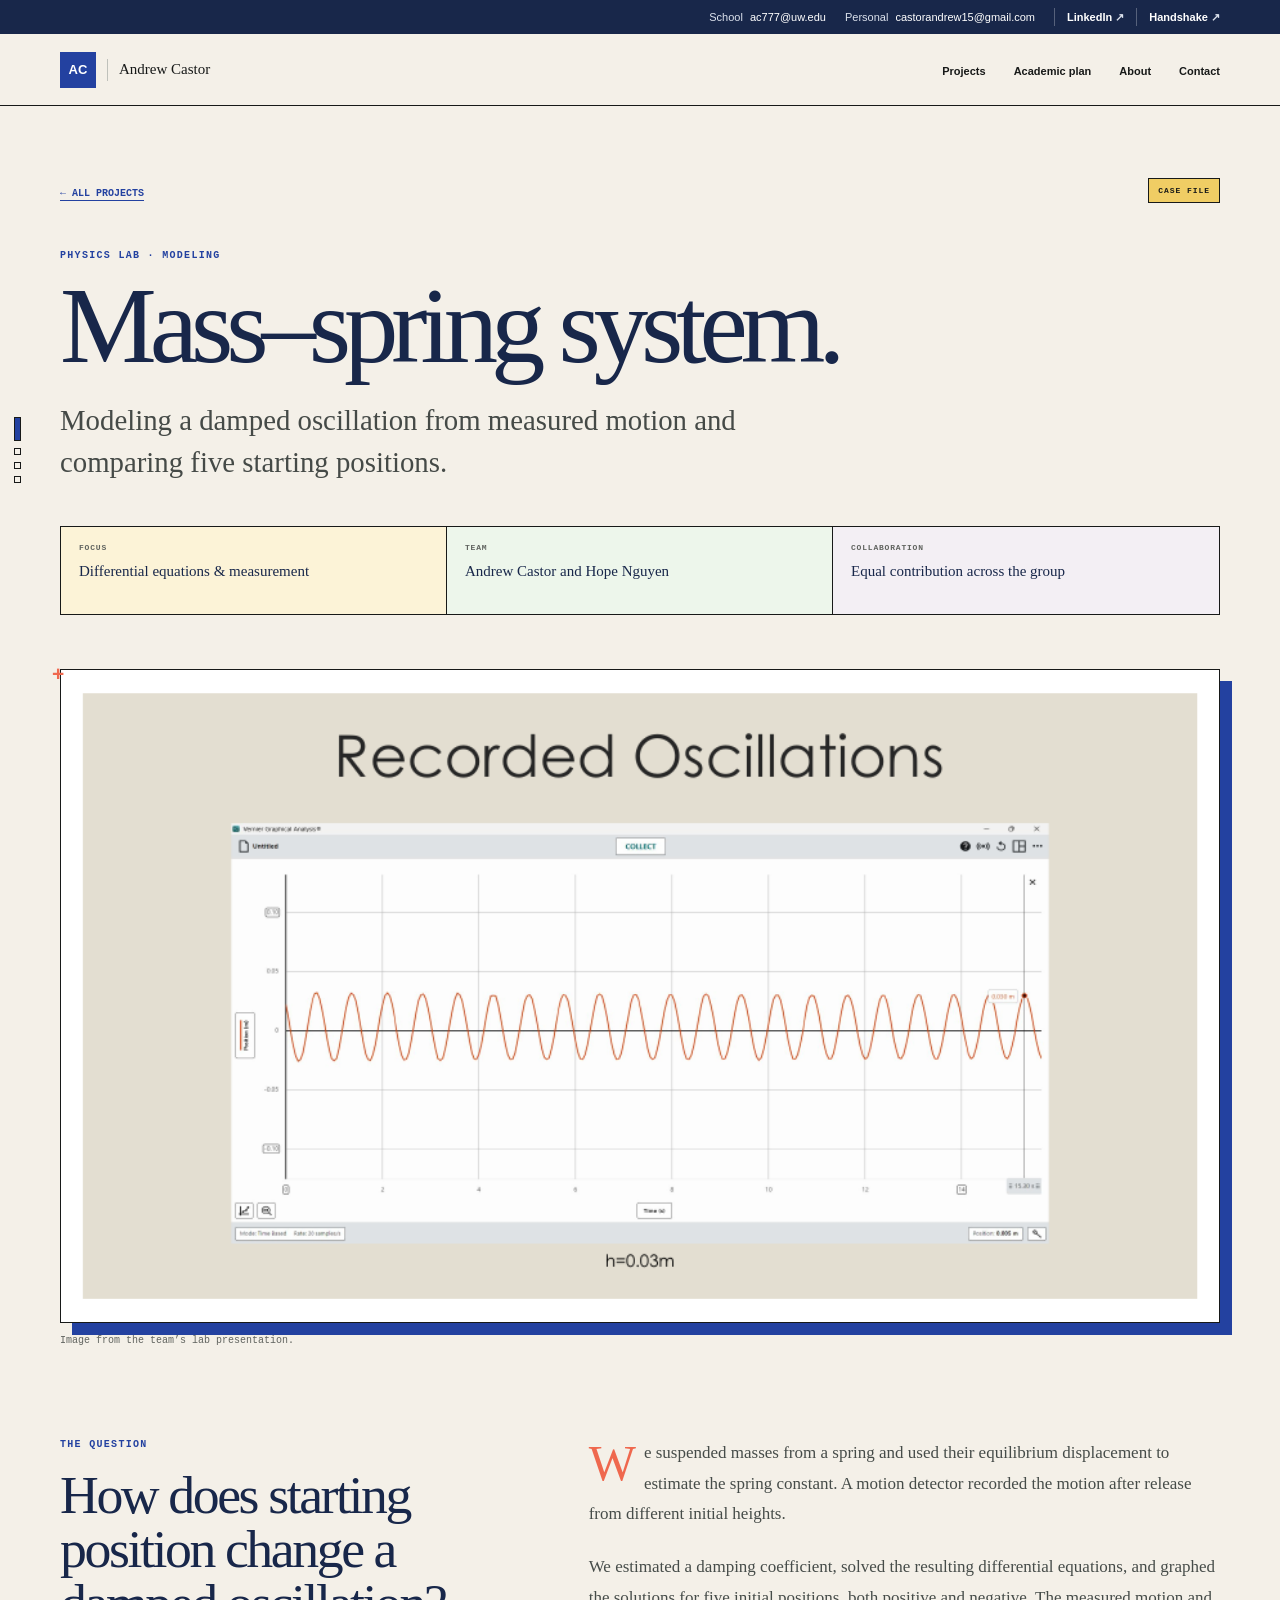
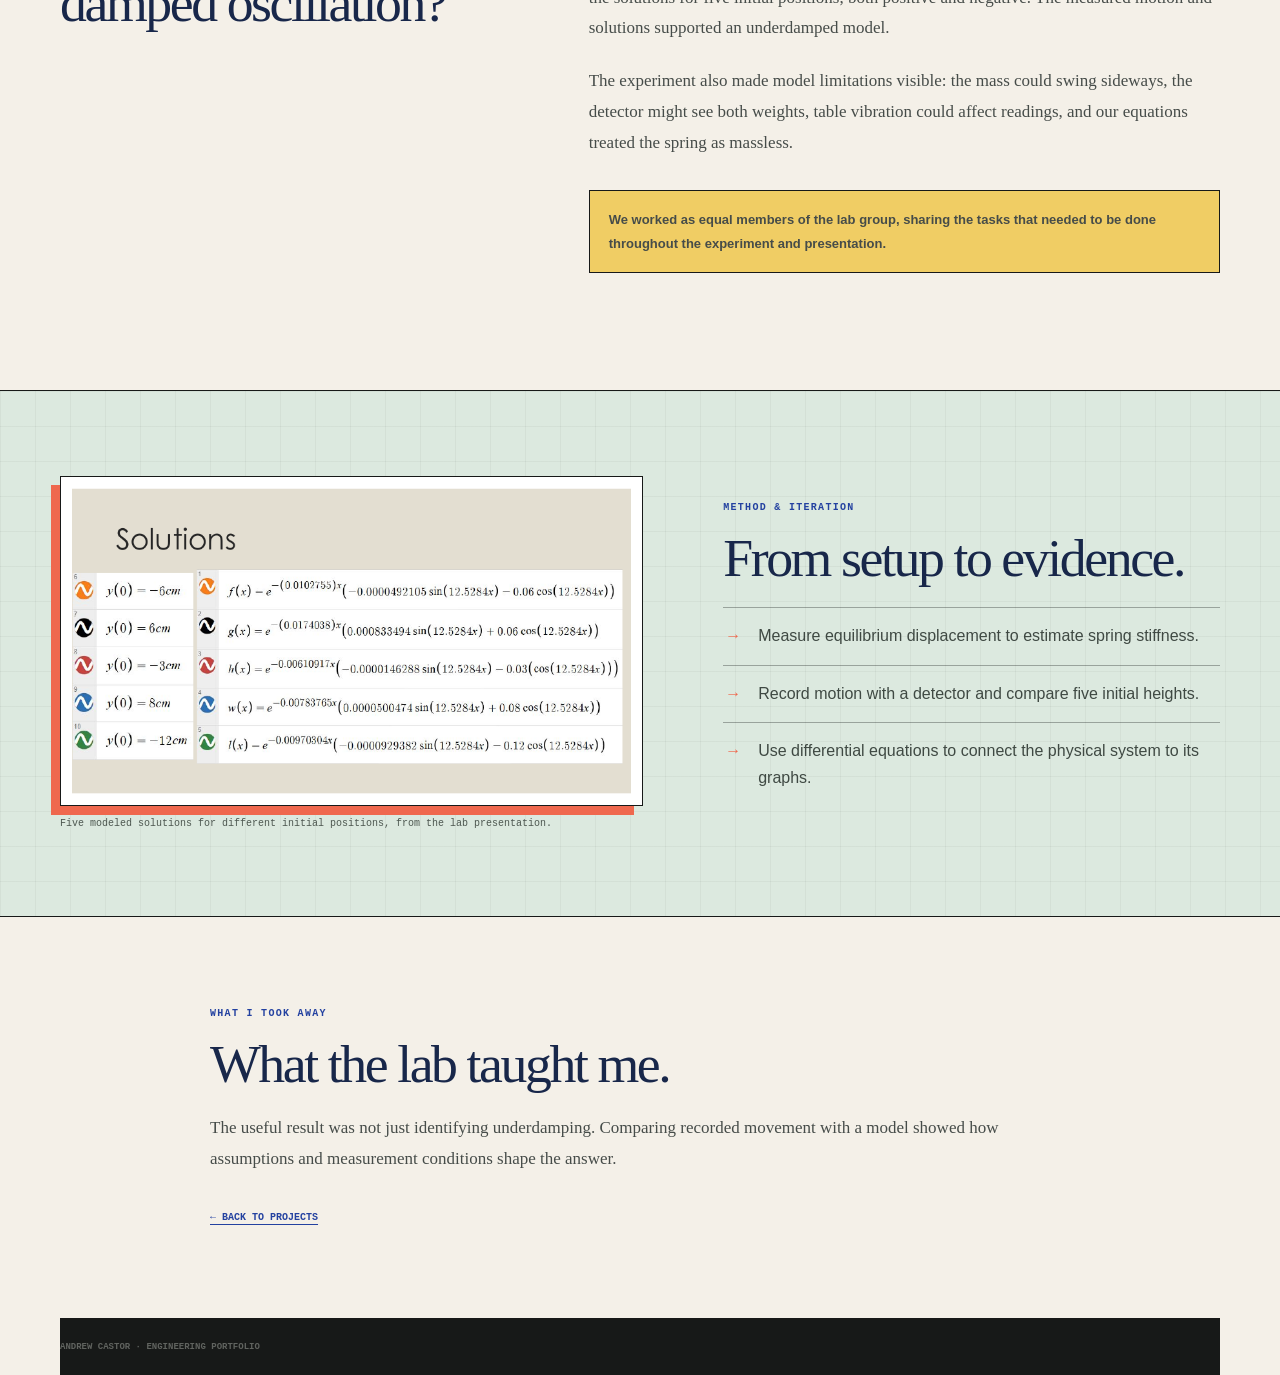
<file: mass-spring.html>
<!doctype html>
<html lang="en">
<head>
  <meta charset="utf-8">
  <meta name="viewport" content="width=device-width, initial-scale=1">
  <meta name="description" content="Modeling a damped oscillation from measured motion and comparing five starting positions.">
  <title>Mass–spring system — Andrew Castor</title>
  <link rel="icon" type="image/svg+xml" href="data:image/svg+xml,%3Csvg xmlns='http://www.w3.org/2000/svg' viewBox='0 0 64 64'%3E%3Crect width='64' height='64' rx='12' fill='%23101c2b'/%3E%3Cpath d='M12 48 30 14h5l18 34h-8l-5-10H24l-5 10zm15-17h10l-5-10z' fill='%23f2bd63'/%3E%3C/svg%3E">
  <link rel="stylesheet" href="style.css">
  <link rel="stylesheet" href="project.css">
  <script src="site.js" defer></script>
</head>
<body>
  <div class="contact-strip">
    <div class="wrap contact-strip-inner">
      <span>School <a href="mailto:ac777@uw.edu">ac777@uw.edu</a></span>
      <span>Personal <a href="mailto:castorandrew15@gmail.com">castorandrew15@gmail.com</a></span>
      <div class="profile-links">
        <a class="profile-pill linkedin-pill" href="https://www.linkedin.com/in/andrew-castor-833236367/" target="_blank" rel="noopener noreferrer" aria-label="Andrew Castor on LinkedIn (opens in a new tab)">LinkedIn <span aria-hidden="true">↗</span></a>
        <a class="profile-pill handshake-pill" href="https://app.joinhandshake.com/profiles/q3zf2t" target="_blank" rel="noopener noreferrer" aria-label="Andrew Castor on Handshake (opens in a new tab)">Handshake <span aria-hidden="true">↗</span></a>
      </div>
    </div>
  </div>

  <header class="site-header">
    <a class="brand" href="index.html#top"><span class="brand-mark">AC</span><span class="brand-rule"></span><span>Andrew Castor</span></a>
    <nav aria-label="Main navigation">
      <a href="index.html#projects">Projects</a>
      <a href="academic-plan.html">Academic plan</a>
      <a href="index.html#about">About</a>
      <a href="index.html#contact">Contact</a>
    </nav>
  </header>

  <main>
    <section class="case-hero wrap chapter" data-chapter="Overview">
      <a class="back-link" href="index.html#projects">← All projects</a>
      <p class="eyebrow">PHYSICS LAB · MODELING</p>
      <h1>Mass–spring system<span class="accent">.</span></h1>
      <p class="case-lede">Modeling a damped oscillation from measured motion and comparing five starting positions.</p>
      <div class="case-meta">
        <div><span>Focus</span><strong>Differential equations &amp; measurement</strong></div>
        <div><span>Team</span><strong>Andrew Castor and Hope Nguyen</strong></div>
        <div><span>Collaboration</span><strong>Equal contribution across the group</strong></div>
      </div>
    </section>

    <figure class="case-figure wrap">
      <img src="assets/spring-oscillation.png" alt="Recorded oscillation graph from the mass–spring lab">
      <figcaption>Image from the team’s lab presentation.</figcaption>
    </figure>

    <section class="case-content wrap chapter" data-chapter="Process">
      <div class="case-intro">
        <p class="eyebrow">THE QUESTION</p>
        <h2>How does starting position change a damped oscillation?</h2>
      </div>
      <div class="case-copy">
        <p>We suspended masses from a spring and used their equilibrium displacement to estimate the spring constant. A motion detector recorded the motion after release from different initial heights.</p>
        <p>We estimated a damping coefficient, solved the resulting differential equations, and graphed the solutions for five initial positions, both positive and negative. The measured motion and solutions supported an underdamped model.</p>
        <p>The experiment also made model limitations visible: the mass could swing sideways, the detector might see both weights, table vibration could affect readings, and our equations treated the spring as massless.</p>
        <p class="team-note">We worked as equal members of the lab group, sharing the tasks that needed to be done throughout the experiment and presentation.</p>
      </div>
    </section>

    <section class="detail-band chapter" data-chapter="Evidence">
      <div class="wrap detail-grid">
        <figure>
          <img src="assets/spring-models.png" alt="Slide with five modeled damped oscillation solutions">
          <figcaption>Five modeled solutions for different initial positions, from the lab presentation.</figcaption>
        </figure>
        <div>
          <p class="eyebrow">METHOD &amp; ITERATION</p>
          <h2>From setup to evidence.</h2>
          <ul class="decision-list">
            <li>Measure equilibrium displacement to estimate spring stiffness.</li>
            <li>Record motion with a detector and compare five initial heights.</li>
            <li>Use differential equations to connect the physical system to its graphs.</li>
          </ul>
        </div>
      </div>
    </section>

    <section class="case-outro wrap chapter" data-chapter="Takeaway">
      <p class="eyebrow">WHAT I TOOK AWAY</p>
      <h2>What the lab taught me.</h2>
      <p>The useful result was not just identifying underdamping. Comparing recorded movement with a model showed how assumptions and measurement conditions shape the answer.</p>
      <a class="back-link" href="index.html#projects">← Back to projects</a>
    </section>
  </main>

  <footer class="case-footer wrap">Andrew Castor · Engineering portfolio</footer>
</body>
</html>
</file>
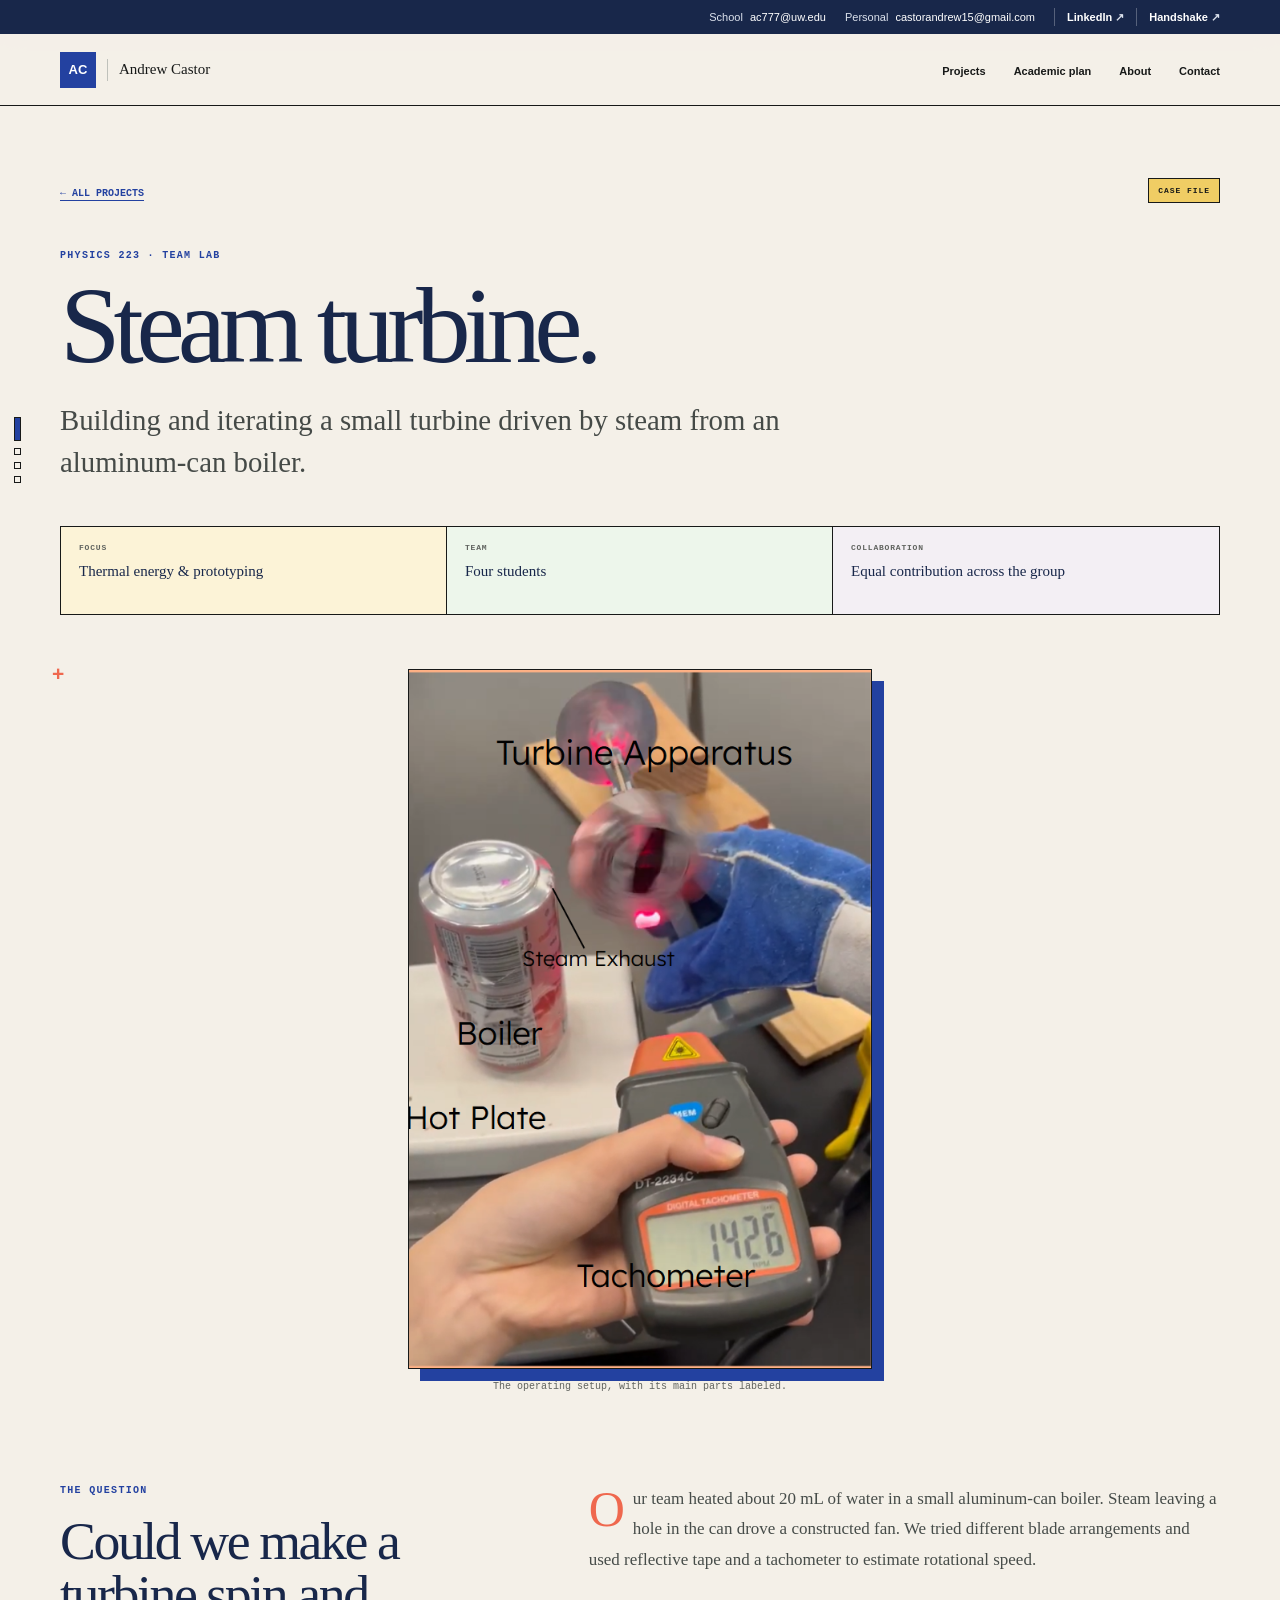
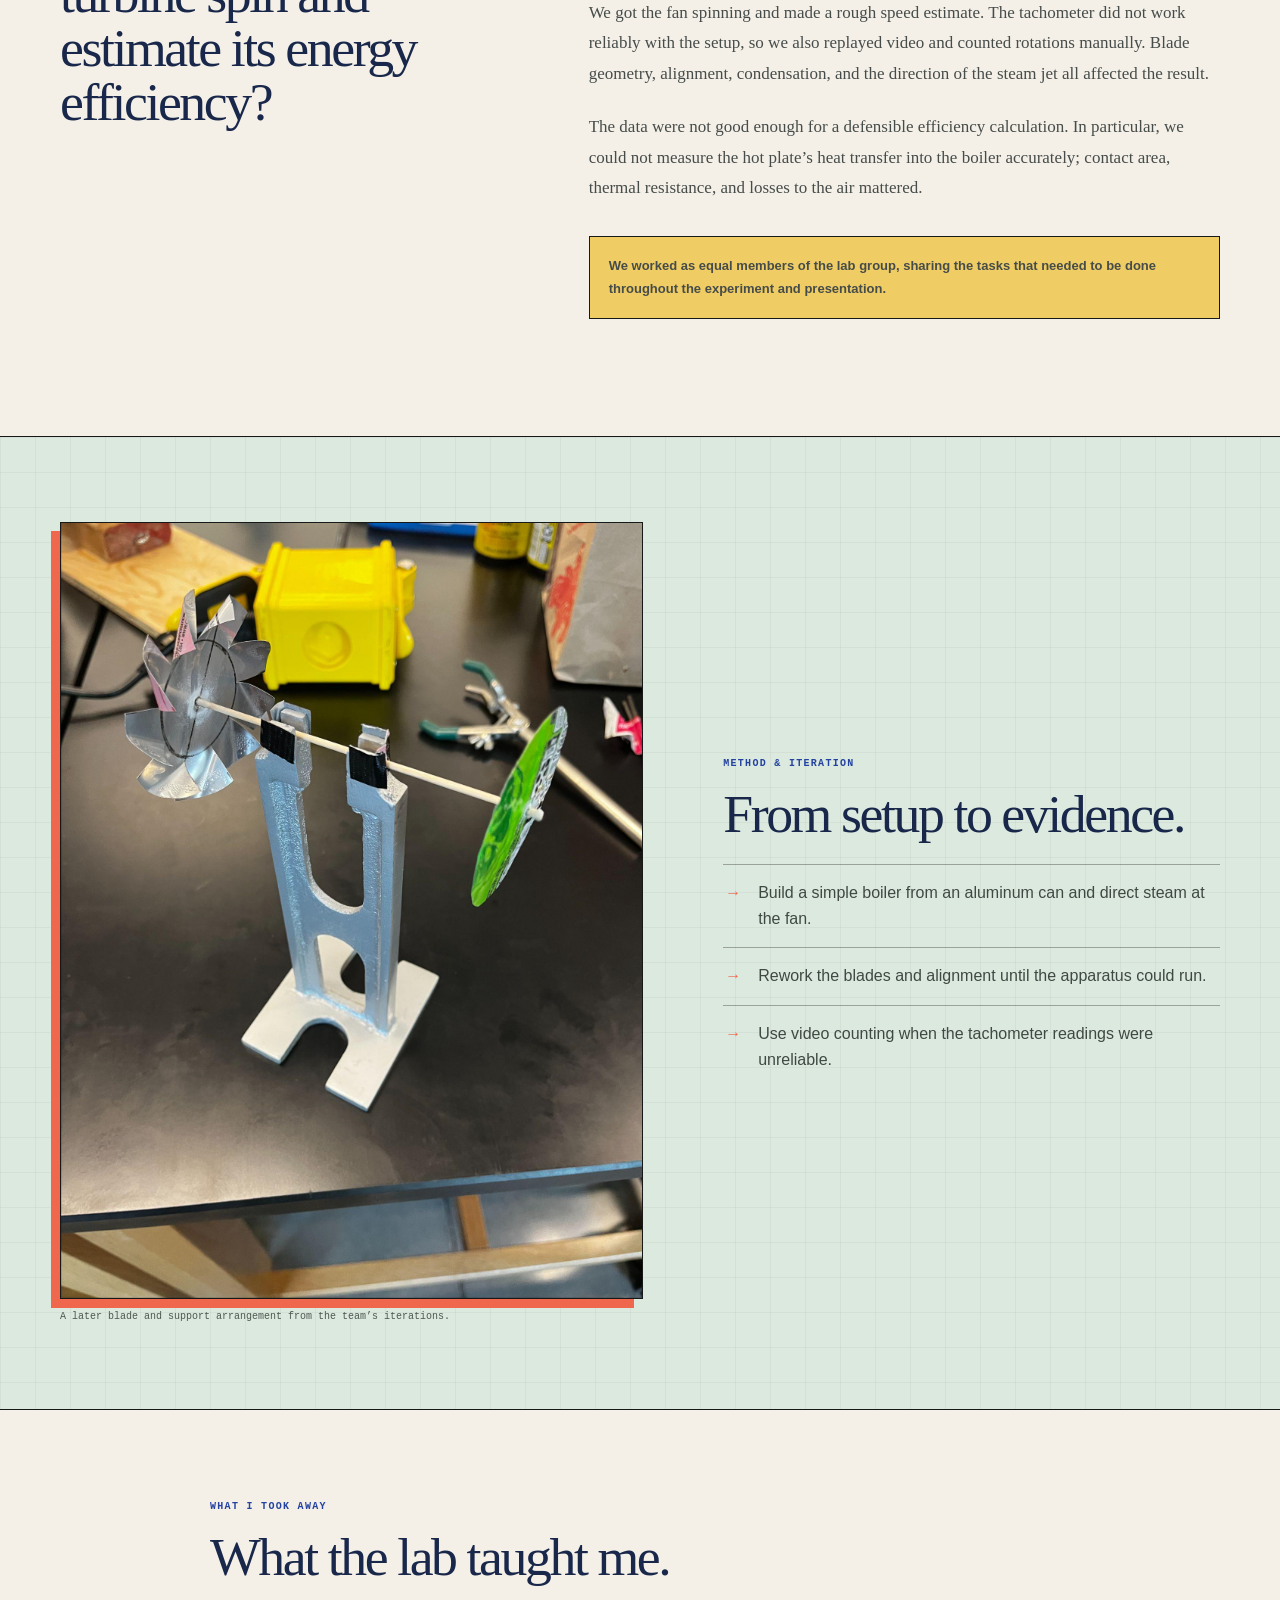
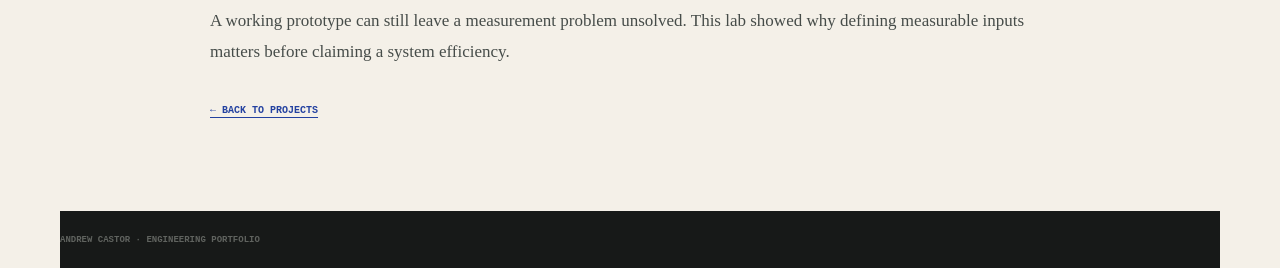
<file: steam-turbine.html>
<!doctype html>
<html lang="en">
<head>
  <meta charset="utf-8">
  <meta name="viewport" content="width=device-width, initial-scale=1">
  <meta name="description" content="Building and iterating a small turbine driven by steam from an aluminum-can boiler.">
  <title>Steam turbine — Andrew Castor</title>
  <link rel="icon" type="image/svg+xml" href="data:image/svg+xml,%3Csvg xmlns='http://www.w3.org/2000/svg' viewBox='0 0 64 64'%3E%3Crect width='64' height='64' rx='12' fill='%23101c2b'/%3E%3Cpath d='M12 48 30 14h5l18 34h-8l-5-10H24l-5 10zm15-17h10l-5-10z' fill='%23f2bd63'/%3E%3C/svg%3E">
  <link rel="stylesheet" href="style.css">
  <link rel="stylesheet" href="project.css">
  <script src="site.js" defer></script>
</head>
<body>
  <div class="contact-strip">
    <div class="wrap contact-strip-inner">
      <span>School <a href="mailto:ac777@uw.edu">ac777@uw.edu</a></span>
      <span>Personal <a href="mailto:castorandrew15@gmail.com">castorandrew15@gmail.com</a></span>
      <div class="profile-links">
        <a class="profile-pill linkedin-pill" href="https://www.linkedin.com/in/andrew-castor-833236367/" target="_blank" rel="noopener noreferrer" aria-label="Andrew Castor on LinkedIn (opens in a new tab)">LinkedIn <span aria-hidden="true">↗</span></a>
        <a class="profile-pill handshake-pill" href="https://app.joinhandshake.com/profiles/q3zf2t" target="_blank" rel="noopener noreferrer" aria-label="Andrew Castor on Handshake (opens in a new tab)">Handshake <span aria-hidden="true">↗</span></a>
      </div>
    </div>
  </div>

  <header class="site-header">
    <a class="brand" href="index.html#top"><span class="brand-mark">AC</span><span class="brand-rule"></span><span>Andrew Castor</span></a>
    <nav aria-label="Main navigation">
      <a href="index.html#projects">Projects</a>
      <a href="academic-plan.html">Academic plan</a>
      <a href="index.html#about">About</a>
      <a href="index.html#contact">Contact</a>
    </nav>
  </header>

  <main>
    <section class="case-hero wrap chapter" data-chapter="Overview">
      <a class="back-link" href="index.html#projects">← All projects</a>
      <p class="eyebrow">PHYSICS 223 · TEAM LAB</p>
      <h1>Steam turbine<span class="accent">.</span></h1>
      <p class="case-lede">Building and iterating a small turbine driven by steam from an aluminum-can boiler.</p>
      <div class="case-meta">
        <div><span>Focus</span><strong>Thermal energy &amp; prototyping</strong></div>
        <div><span>Team</span><strong>Four students</strong></div>
        <div><span>Collaboration</span><strong>Equal contribution across the group</strong></div>
      </div>
    </section>

    <figure class="case-figure wrap steam-hero">
      <img src="assets/steam-setup-annotated.png" alt="Annotated steam turbine setup showing the spinning fan, boiler, hot plate, steam exhaust, and tachometer">
      <figcaption>The operating setup, with its main parts labeled.</figcaption>
    </figure>

    <section class="case-content wrap chapter" data-chapter="Process">
      <div class="case-intro">
        <p class="eyebrow">THE QUESTION</p>
        <h2>Could we make a turbine spin and estimate its energy efficiency?</h2>
      </div>
      <div class="case-copy">
        <p>Our team heated about 20 mL of water in a small aluminum-can boiler. Steam leaving a hole in the can drove a constructed fan. We tried different blade arrangements and used reflective tape and a tachometer to estimate rotational speed.</p>
        <p>We got the fan spinning and made a rough speed estimate. The tachometer did not work reliably with the setup, so we also replayed video and counted rotations manually. Blade geometry, alignment, condensation, and the direction of the steam jet all affected the result.</p>
        <p>The data were not good enough for a defensible efficiency calculation. In particular, we could not measure the hot plate’s heat transfer into the boiler accurately; contact area, thermal resistance, and losses to the air mattered.</p>
        <p class="team-note">We worked as equal members of the lab group, sharing the tasks that needed to be done throughout the experiment and presentation.</p>
      </div>
    </section>

    <section class="detail-band chapter" data-chapter="Evidence">
      <div class="wrap detail-grid">
        <figure>
          <img src="assets/steam-iteration.jpg" alt="Final iteration of small turbine blades on a support stand">
          <figcaption>A later blade and support arrangement from the team’s iterations.</figcaption>
        </figure>
        <div>
          <p class="eyebrow">METHOD &amp; ITERATION</p>
          <h2>From setup to evidence.</h2>
          <ul class="decision-list">
            <li>Build a simple boiler from an aluminum can and direct steam at the fan.</li>
            <li>Rework the blades and alignment until the apparatus could run.</li>
            <li>Use video counting when the tachometer readings were unreliable.</li>
          </ul>
        </div>
      </div>
    </section>

    <section class="case-outro wrap chapter" data-chapter="Takeaway">
      <p class="eyebrow">WHAT I TOOK AWAY</p>
      <h2>What the lab taught me.</h2>
      <p>A working prototype can still leave a measurement problem unsolved. This lab showed why defining measurable inputs matters before claiming a system efficiency.</p>
      <a class="back-link" href="index.html#projects">← Back to projects</a>
    </section>
  </main>

  <footer class="case-footer wrap">Andrew Castor · Engineering portfolio</footer>
</body>
</html>
</file>
<file: style.css>
:root {
  --ink: #171918;
  --muted: #60635f;
  --paper: #f4f0e8;
  --sheet: #fffdf7;
  --line: #bfc1bb;
  --cobalt: #2341a0;
  --navy: #18274a;
  --blue: #235ca5;
  --coral: #ef684e;
  --mint: #acd9bd;
  --lavender: #c9b9e8;
  --yellow: #f0cd64;
  --gold: #b98c3d;
  --serif: Georgia, "Times New Roman", serif;
  --sans: Arial, Helvetica, sans-serif;
  --mono: "Courier New", Courier, monospace;
}

* { box-sizing: border-box; }
html { scroll-behavior: smooth; }
body { margin: 0; overflow-x: hidden; background: var(--paper); color: var(--ink); font-family: var(--sans); line-height: 1.65; }
a { color: inherit; }
img { display: block; max-width: 100%; }
button, input { font: inherit; }
::selection { background: var(--yellow); color: var(--ink); }
.wrap { width: min(1160px, calc(100% - 64px)); margin-inline: auto; }
.eyebrow { margin: 0 0 17px; color: var(--cobalt); font: 700 10px/1.4 var(--mono); letter-spacing: .13em; text-transform: uppercase; }

.reading-progress { position: fixed; z-index: 300; top: 0; left: 0; width: 100%; height: 3px; transform: scaleX(0); transform-origin: left; background: var(--coral); pointer-events: none; }
.chapter-indicator { position: fixed; z-index: 25; top: 50%; left: 14px; display: grid; gap: 7px; transform: translateY(-50%); }
.chapter-indicator a { width: 7px; height: 7px; overflow: hidden; border: 1px solid var(--ink); background: var(--paper); text-indent: 20px; white-space: nowrap; transition: height .2s, background .2s; }
.chapter-indicator a.active { height: 24px; background: var(--cobalt); }

.contact-strip { background: var(--navy); color: white; font-size: 11px; }
.contact-strip-inner { min-height: 34px; display: flex; justify-content: flex-end; align-items: center; gap: 19px; }
.contact-strip span { color: #dce2ed; }.contact-strip a { margin-left: 4px; color: white; text-decoration: none; }.contact-strip a:hover { color: var(--yellow); }
.profile-links { display: flex; gap: 12px; }.contact-strip .profile-pill { margin: 0; padding-left: 12px; border-left: 1px solid #ffffff45; font-weight: 700; }

.site-header { position: sticky; z-index: 40; top: 0; min-height: 72px; padding: 0 max(32px, calc((100% - 1160px) / 2)); display: flex; align-items: center; justify-content: space-between; background: #f4f0e8f2; border-bottom: 1px solid var(--ink); backdrop-filter: blur(12px); }
.brand { display: flex; align-items: center; gap: 11px; text-decoration: none; font-family: var(--serif); font-size: 15px; }
.brand-mark { display: grid; width: 36px; height: 36px; place-items: center; background: var(--cobalt); color: white; font: 700 13px/1 var(--sans); }
.brand-rule { width: 1px; height: 22px; background: var(--line); }
.brand span:last-child { font-family: var(--serif); font-size: 15px; font-weight: 400; letter-spacing: 0; }
.site-header nav { display: flex; gap: 28px; }.site-header nav a { position: relative; padding: 25px 0 22px; text-decoration: none; font-size: 11px; font-weight: 700; }.site-header nav a::before { content: ""; position: absolute; right: 0; bottom: 18px; left: 0; height: 2px; transform: scaleX(0); background: var(--coral); transition: transform .18s; }.site-header nav a:hover::before, .site-header nav a[aria-current="page"]::before { transform: scaleX(1); }
.header-resume { padding: 8px 11px; border: 1px solid var(--ink); text-decoration: none; font: 700 10px var(--mono); }.header-resume:hover { background: var(--yellow); }

.workbench { position: relative; min-height: calc(100svh - 72px); overflow: hidden; background-color: var(--paper); background-image: linear-gradient(#1719180b 1px, transparent 1px), linear-gradient(90deg, #1719180b 1px, transparent 1px); background-size: 40px 40px; border-bottom: 1px solid var(--ink); }
.workbench::before, .workbench::after { content: ""; position: absolute; z-index: 0; background: #17191825; pointer-events: none; }.workbench::before { top: 50%; right: 0; left: 0; height: 1px; }.workbench::after { top: 0; bottom: 0; left: 50%; width: 1px; }
.map-instruction { position: absolute; z-index: 3; top: 22px; left: 50%; padding: 7px 10px; transform: translateX(-50%); background: var(--sheet); border: 1px solid var(--ink); font: 700 9px/1 var(--mono); letter-spacing: .08em; white-space: nowrap; text-transform: uppercase; }.map-instruction span { margin-right: 16px; color: var(--coral); }
.map-coordinate { position: absolute; z-index: 1; color: #17191866; font: 700 8px var(--mono); letter-spacing: .12em; }.coordinate-x { right: 18px; top: calc(50% + 7px); }.coordinate-y { top: 70px; left: calc(50% + 8px); writing-mode: vertical-rl; }

.identity-card { position: absolute; z-index: 4; top: 50%; left: 50%; width: min(500px, 42vw); min-height: 440px; padding: 43px 46px 24px; transform: translate(-50%, -50%); background: var(--sheet); border: 1px solid var(--ink); box-shadow: 10px 10px 0 var(--cobalt); }
.identity-card::before { content: "PRIMARY RECORD"; position: absolute; top: -1px; right: -1px; padding: 6px 8px; background: var(--yellow); border: 1px solid var(--ink); font: 700 8px var(--mono); letter-spacing: .1em; }
.identity-card h1 { margin: 0 0 20px; color: var(--navy); font-family: var(--serif); font-size: clamp(65px, 7vw, 98px); font-weight: 400; line-height: .78; letter-spacing: -.065em; }
.identity-card > p:not(.eyebrow) { max-width: 390px; color: #454a47; font-family: var(--serif); font-size: 17px; line-height: 1.55; }
.identity-actions { margin-top: 25px; display: flex; flex-wrap: wrap; align-items: center; gap: 14px 20px; }
.button { display: inline-flex; justify-content: space-between; align-items: center; gap: 25px; padding: 12px 14px; border: 1px solid var(--ink); background: var(--cobalt); color: white; text-decoration: none; font-size: 11px; font-weight: 700; transition: transform .16s, box-shadow .16s; }.button:hover { transform: translate(-3px, -3px); box-shadow: 4px 4px 0 var(--yellow); }
.button-paper { background: var(--paper); color: var(--ink); }
.text-link { color: var(--cobalt); font-size: 11px; font-weight: 700; text-underline-offset: 4px; }
.identity-footer { position: absolute; right: 25px; bottom: 19px; left: 46px; display: flex; justify-content: space-between; padding-top: 10px; border-top: 1px solid var(--line); color: var(--muted); font: 700 8px var(--mono); letter-spacing: .08em; text-transform: uppercase; }

.specimen { position: absolute; z-index: 5; width: 168px; min-height: 112px; padding: 13px 14px; border: 1px solid var(--ink); color: var(--ink); cursor: pointer; text-align: left; box-shadow: 4px 4px 0 #171918; transition: transform .18s, box-shadow .18s; }.specimen:hover, .specimen:focus-visible { z-index: 7; transform: translate(-4px, -4px) rotate(0); box-shadow: 8px 8px 0 #171918; outline: 2px solid var(--sheet); outline-offset: 3px; }.specimen-code { display: block; margin-bottom: 16px; font: 700 8px var(--mono); letter-spacing: .1em; }.specimen strong { display: block; font: 400 25px/1 var(--serif); }.specimen small { display: block; margin-top: 5px; font: 700 9px var(--mono); }
.specimen-a { top: 19%; left: 7%; background: var(--yellow); transform: rotate(-2deg); }.specimen-b { top: 17%; right: 7%; background: var(--mint); transform: rotate(2deg); }.specimen-c { bottom: 13%; left: 9%; background: var(--lavender); transform: rotate(1.5deg); }.specimen-d { right: 8%; bottom: 14%; background: #f2a38f; transform: rotate(-1.5deg); }.specimen-e { bottom: 3%; left: 50%; background: #9fc8df; transform: translateX(-50%) rotate(.5deg); }.specimen-e:hover, .specimen-e:focus-visible { transform: translate(calc(-50% - 4px), -4px) rotate(0); }

.inspector { position: fixed; z-index: 200; inset: 0; visibility: hidden; pointer-events: none; }.inspector.open { visibility: visible; pointer-events: auto; }.inspector-backdrop { position: absolute; inset: 0; width: 100%; border: 0; background: #101412a8; cursor: default; opacity: 0; transition: opacity .25s; }.inspector.open .inspector-backdrop { opacity: 1; }
.inspector-panel { position: absolute; top: 0; right: 0; width: min(520px, 92vw); height: 100%; overflow-y: auto; padding: 75px 45px 45px; transform: translateX(101%); background: var(--sheet); border-left: 1px solid var(--ink); transition: transform .3s ease; }.inspector.open .inspector-panel { transform: none; }.inspector-close { position: absolute; top: 18px; right: 20px; width: 38px; height: 38px; border: 1px solid var(--ink); background: transparent; cursor: pointer; font-size: 24px; }.inspector-close:hover { background: var(--yellow); }.inspector-panel h2 { margin: 0 0 26px; color: var(--navy); font-family: var(--serif); font-size: clamp(38px, 5vw, 61px); font-weight: 400; line-height: .95; letter-spacing: -.045em; }.inspector-panel figure { margin: 0 0 25px; }.inspector-panel figure img { width: 100%; height: 300px; object-fit: cover; border: 1px solid var(--ink); }.inspector-panel figcaption { margin-top: 6px; color: var(--muted); font: 700 8px var(--mono); text-transform: uppercase; }.inspector-panel > p:not(.eyebrow) { color: #4b504d; font-family: var(--serif); font-size: 17px; }.inspector-panel .button { margin-top: 12px; }

.case-index { padding-block: 105px 120px; background: var(--sheet); }
.case-index-grid { display: grid; grid-template-columns: .82fr 1.18fr; gap: 85px; align-items: start; }.index-visual { position: sticky; top: 110px; }.index-visual h2, .profile-section h2, .contact h2 { margin: 0; color: var(--navy); font-family: var(--serif); font-size: clamp(43px, 5.4vw, 70px); font-weight: 400; line-height: .95; letter-spacing: -.055em; }
.index-preview { margin-top: 35px; background: var(--paper); border: 1px solid var(--ink); }.index-preview img { width: 100%; height: 280px; object-fit: cover; transition: opacity .16s, transform .25s; }.index-preview.changing img { opacity: .12; transform: scale(.985); }.index-preview p { display: flex; justify-content: space-between; align-items: center; gap: 15px; margin: 0; padding: 10px 12px; border-top: 1px solid var(--ink); }.index-preview p span { color: var(--muted); font: 700 8px var(--mono); letter-spacing: .1em; text-transform: uppercase; }.index-preview p strong { color: var(--cobalt); font-family: var(--serif); font-size: 14px; font-weight: 400; text-align: right; }
.index-help { color: var(--muted); font: 400 10px/1.5 var(--mono); }
.case-list { border-top: 1px solid var(--ink); }.case-row { display: grid; grid-template-columns: 45px 1fr auto; gap: 18px; align-items: center; min-height: 105px; padding: 18px 10px; border-bottom: 1px solid var(--ink); color: var(--ink); text-decoration: none; cursor: default; transition: padding .18s, background .18s; }.case-row[href] { cursor: pointer; }.case-row:hover, .case-row:focus-visible, .case-row.active { padding-right: 18px; padding-left: 18px; background: var(--case-accent, var(--yellow)); outline: 0; }.case-row:nth-child(2) { --case-accent: var(--mint); }.case-row:nth-child(3) { --case-accent: var(--lavender); }.case-row:nth-child(4) { --case-accent: #efb499; }.case-row:nth-child(5) { --case-accent: #a9cfda; }.case-row:nth-child(6) { --case-accent: #f3c4c8; }.case-row:nth-child(7) { --case-accent: #d7d89a; }.case-number { color: var(--coral); font: 700 10px var(--mono); }.case-row small { display: block; margin-bottom: 4px; color: var(--muted); font: 700 8px var(--mono); letter-spacing: .08em; text-transform: uppercase; }.case-row strong { display: block; color: var(--navy); font-family: var(--serif); font-size: clamp(21px, 2.4vw, 30px); font-weight: 400; line-height: 1.1; }.case-row i { color: var(--cobalt); font: 700 10px var(--mono); font-style: normal; }

.profile-section { padding-block: 110px; background: var(--navy); color: white; }
.profile-grid { display: grid; grid-template-columns: .9fr 1.1fr; gap: 95px; }.profile-section .eyebrow { color: var(--yellow); }.profile-section h2 { color: white; }.profile-lede { margin-top: 0; color: white; font-family: var(--serif); font-size: clamp(25px, 3vw, 36px); line-height: 1.3; }.profile-copy > p:not(.profile-lede) { color: #d4dbea; font-family: var(--serif); font-size: 17px; }
.field-notes { margin-block: 36px; border-top: 1px solid #ffffff77; }.field-notes details { border-bottom: 1px solid #ffffff77; }.field-notes summary { padding: 17px 0; color: white; cursor: pointer; font-family: var(--serif); font-size: 18px; list-style: none; }.field-notes summary::-webkit-details-marker { display: none; }.field-notes summary::after { content: "+"; float: right; color: var(--yellow); font-family: var(--sans); }.field-notes details[open] summary::after { content: "−"; }.field-notes summary span { display: inline-block; width: 70px; color: var(--yellow); font: 700 8px var(--mono); }.field-notes p { margin: -3px 35px 18px 70px; color: #cdd5e4; font-size: 13px; }

.contact { padding-block: 95px; background: var(--coral); }.contact-grid { display: grid; grid-template-columns: .8fr 1.2fr; gap: 90px; }.contact .eyebrow { color: #5e2317; }.contact h2 { color: var(--ink); }.contact-grid > div:first-child > p:last-child { max-width: 430px; font-family: var(--serif); font-size: 17px; }
.contact-links { border-top: 1px solid var(--ink); }.contact-links a { display: grid; grid-template-columns: 90px 1fr auto; gap: 15px; padding: 15px 0; border-bottom: 1px solid var(--ink); text-decoration: none; }.contact-links a:hover { padding-left: 8px; background: #ffffff22; }.contact-links span { font: 700 8px var(--mono); letter-spacing: .08em; text-transform: uppercase; }.contact-links strong { font-family: var(--serif); font-size: 18px; font-weight: 400; }.contact-links i { font-style: normal; }
footer { background: var(--ink); color: white; }.footer-inner { min-height: 66px; display: flex; justify-content: space-between; align-items: center; font: 700 9px var(--mono); text-transform: uppercase; }.footer-inner a { text-underline-offset: 4px; }

.reveal { opacity: 1; }.js .reveal { opacity: 0; transition: opacity .55s ease; }.js .reveal.visible { opacity: 1; }
.image-lightbox { position: fixed; z-index: 250; inset: 0; display: none; align-items: center; justify-content: center; padding: 35px; background: #090b0beF; }.image-lightbox.open { display: flex; }.image-lightbox img { max-width: min(1100px, 94vw); max-height: 86vh; object-fit: contain; }.lightbox-close { position: absolute; top: 22px; right: 25px; width: 42px; height: 42px; border: 1px solid white; background: transparent; color: white; cursor: pointer; font-size: 24px; }.zoomable { cursor: zoom-in; }

@media (max-width: 1000px) {
  .chapter-indicator { display: none; }.workbench { min-height: auto; padding: 95px 32px 65px; display: grid; grid-template-columns: repeat(2, minmax(0, 1fr)); gap: 16px; }.workbench::before, .workbench::after, .map-coordinate { display: none; }.map-instruction { top: 24px; }.identity-card { position: relative; top: auto; left: auto; grid-column: 1 / -1; width: min(580px, 100%); min-height: 430px; margin: 0 auto 30px; transform: none; }.specimen { position: relative; top: auto; right: auto; bottom: auto; left: auto; width: 100%; min-height: 120px; transform: none; }.specimen-e { transform: none; }.specimen:hover, .specimen:focus-visible, .specimen-e:hover, .specimen-e:focus-visible { transform: translate(-3px, -3px); }.case-index-grid, .profile-grid, .contact-grid { grid-template-columns: 1fr; gap: 45px; }.index-visual { position: static; }.index-preview { max-width: 600px; }
}
@media (max-width: 680px) {
  .wrap { width: min(100% - 34px, 1160px); }.contact-strip-inner { justify-content: center; padding-block: 8px; }.contact-strip-inner > span { display: none; }
  .site-header { position: relative; min-height: 112px; padding: 12px 17px; flex-wrap: wrap; }.site-header .brand { width: 100%; justify-content: center; }.site-header nav { order: 3; width: 100%; justify-content: space-between; gap: 0; }.site-header nav a { padding: 7px 0; font-size: 9px; }.site-header nav a::before { bottom: 0; }.header-resume { position: absolute; top: 17px; right: 17px; font-size: 8px; }
  .workbench { padding: 90px 17px 55px; grid-template-columns: 1fr; }.map-instruction { width: calc(100% - 34px); text-align: center; white-space: normal; line-height: 1.5; }.map-instruction span { display: block; margin: 0 0 3px; }.identity-card { grid-column: 1; min-height: 475px; padding: 40px 27px 25px; box-shadow: 7px 7px 0 var(--cobalt); }.identity-card h1 { font-size: clamp(62px, 20vw, 86px); }.identity-footer { right: 27px; left: 27px; flex-direction: column; gap: 4px; }
  .specimen { min-height: 105px; }.inspector-panel { width: 100%; padding: 70px 24px 35px; }.inspector-panel figure img { height: 260px; }
  .case-index { padding-block: 75px 85px; }.index-preview img { height: 240px; }.case-row { grid-template-columns: 35px 1fr; gap: 10px; min-height: 95px; }.case-row i { grid-column: 2; }.case-row:hover, .case-row:focus-visible, .case-row.active { padding-inline: 10px; }
  .profile-section, .contact { padding-block: 75px; }.field-notes summary span { display: block; margin-bottom: 4px; }.field-notes p { margin-left: 0; }.contact-links a { grid-template-columns: 1fr auto; }.contact-links span { grid-column: 1 / -1; }.contact-links strong { overflow-wrap: anywhere; }.footer-inner { min-height: 82px; align-items: flex-start; flex-direction: column; justify-content: center; gap: 7px; }
}
@media (prefers-reduced-motion: reduce) { html { scroll-behavior: auto; } *, *::before, *::after { transition-duration: .01ms !important; animation-duration: .01ms !important; } }

/* Featured interactive laboratory entry */
.identity-card { min-height:535px; transform:translate(-50%, calc(-50% - 28px)); }
.lab-launch { position: relative; display: grid; grid-template-columns: 42px 1fr auto; gap: 13px; align-items: center; margin-top: 20px; padding: 12px 13px; overflow: hidden; border: 1px solid #071b21; background: #0a2630; color: #e8fffb; box-shadow: 5px 5px 0 #00bca8; text-decoration: none; transition: transform .18s, box-shadow .18s; }
.lab-launch::after { content: ""; position: absolute; inset: 0; transform: translateX(-110%); background: linear-gradient(105deg, transparent 35%, #65ffe42c 50%, transparent 65%); transition: transform .55s ease; }
.lab-launch:hover, .lab-launch:focus-visible { transform: translate(-3px,-3px); box-shadow: 9px 9px 0 var(--yellow); outline: 2px solid var(--cobalt); outline-offset: 3px; }
.lab-launch:hover::after, .lab-launch:focus-visible::after { transform: translateX(110%); }
.lab-launch > * { position: relative; z-index: 1; }.lab-launch small { display: block; margin-bottom: 3px; color: #74e9d9; font: 700 7px var(--mono); letter-spacing: .11em; }.lab-launch strong { display: block; font: 400 18px/1.1 var(--serif); }.lab-launch b { color: var(--yellow); font-size: 19px; }
.lab-launch-mark { position: relative; display: grid; height: 32px; align-content: center; gap: 4px; border: 1px solid #70daca; background: #06151a; padding: 6px; }.lab-launch-mark i { display: block; height: 2px; transform-origin: center; background: #63f4dd; animation: lab-wave 1.8s ease-in-out infinite; }.lab-launch-mark i:nth-child(2){animation-delay:-.3s}.lab-launch-mark i:nth-child(3){animation-delay:-.6s}
.fluid-case-row { --case-accent:#83ddd0 !important; }.fluid-case-row i { color:#087e72; }
@keyframes lab-wave { 0%,100%{transform:scaleX(.45) translateX(-7px)} 50%{transform:scaleX(1) translateX(0)} }
@media(max-width:1000px){.identity-card{transform:none}}
@media(max-width:680px){.identity-card{min-height:570px}}
</file>
<file: plan.css>
.plan-main { padding-block: 72px 105px; }.plan-intro { max-width: 900px; }.plan-intro h1 { margin: 0 0 24px; color: var(--navy); font-family: var(--serif); font-size: clamp(58px, 8vw, 100px); font-weight: 400; line-height: .86; letter-spacing: -.06em; }.plan-intro h1 em { color: var(--coral); font-style: italic; }.plan-intro > p:not(.eyebrow) { max-width: 760px; color: #474d49; font-family: var(--serif); font-size: 19px; }
.plan-disclaimer { margin: 32px 0 52px; padding: 18px 21px; background: var(--yellow); border: 1px solid var(--ink); box-shadow: 5px 5px 0 var(--ink); color: #3e403d; font-size: 12px; }.plan-disclaimer strong { color: var(--navy); }
.plan-toolbar { position: sticky; z-index: 12; top: 72px; display: flex; align-items: center; gap: 9px; margin-bottom: 48px; padding: 13px; background: var(--cobalt); border: 1px solid var(--ink); color: white; }.plan-toolbar label { margin-inline: 5px; white-space: nowrap; font: 700 9px var(--mono); letter-spacing: .08em; text-transform: uppercase; }.plan-toolbar input { min-width: 200px; max-width: 460px; flex: 1; padding: 10px 12px; border: 1px solid #ffffff88; border-radius: 0; outline: 0; background: #ffffff12; color: white; font: 400 12px var(--mono); }.plan-toolbar input::placeholder { color: #d6dcf1; }.plan-toolbar input:focus { border-color: var(--yellow); }.plan-toolbar button { padding: 10px 12px; border: 1px solid #ffffff88; background: transparent; color: white; cursor: pointer; font: 700 9px var(--mono); text-transform: uppercase; }.plan-toolbar button:hover { background: var(--yellow); color: var(--ink); }
.plan-layout { display: grid; grid-template-columns: 190px minmax(0, 1fr); gap: 58px; }.quarter-nav { position: sticky; top: 155px; align-self: start; }.quarter-nav .eyebrow { margin-bottom: 12px; }.quarter-nav a { display: block; padding: 8px 10px; border-left: 1px solid var(--ink); color: #4d5450; text-decoration: none; font: 700 10px var(--mono); }.quarter-nav a span { float: right; color: #858a86; }.quarter-nav a:hover, .quarter-nav a.active { padding-left: 17px; background: var(--mint); color: var(--ink); }
.quarter-block { position: relative; padding: 0 0 48px 31px; border-left: 1px solid var(--ink); }.quarter-block::before { content: "+"; position: absolute; top: -7px; left: -7px; color: var(--coral); background: var(--paper); font-size: 17px; font-weight: 700; }.quarter-heading { display: flex; justify-content: space-between; align-items: baseline; gap: 20px; margin-bottom: 16px; }.quarter-heading h2 { margin: 0; color: var(--navy); font-family: var(--serif); font-size: clamp(29px, 3.2vw, 39px); font-weight: 400; line-height: 1.1; }.quarter-heading span { color: var(--muted); font: 700 9px var(--mono); text-transform: uppercase; }.quarter-status { display: inline-block; margin-bottom: 8px; padding: 4px 6px; background: var(--yellow); border: 1px solid var(--ink); color: var(--ink); font: 700 8px var(--mono); letter-spacing: .08em; }
.course { margin-bottom: 8px; background: var(--sheet); border: 1px solid var(--ink); box-shadow: 3px 3px 0 #17191820; }.course:nth-of-type(4n+1) { border-left: 5px solid var(--yellow); }.course:nth-of-type(4n+2) { border-left: 5px solid var(--mint); }.course:nth-of-type(4n+3) { border-left: 5px solid var(--lavender); }.course:nth-of-type(4n) { border-left: 5px solid var(--coral); }.course summary { display: flex; align-items: center; gap: 14px; padding: 15px 17px; cursor: pointer; list-style: none; }.course summary::-webkit-details-marker { display: none; }.course summary::after { content: "+"; margin-left: 4px; color: var(--cobalt); font-size: 19px; }.course[open] summary::after { content: "−"; }.course summary:hover { background: #ece8de; }.course-code { min-width: 88px; color: var(--cobalt); font: 700 10px var(--mono); }.course-title { font-size: 14px; font-weight: 700; }.course-credit { margin-left: auto; color: var(--muted); font: 700 9px var(--mono); white-space: nowrap; }.course-detail { padding: 3px 44px 19px 119px; border-top: 1px dashed var(--line); color: #4a514d; font-size: 13px; }.course-detail p { margin: 11px 0; }.course-detail strong { color: var(--navy); }.course-detail a { color: var(--cobalt); font-weight: 700; text-underline-offset: 3px; }
.source-note { margin: 32px 0 0 248px; color: var(--muted); font: 400 10px/1.6 var(--mono); }.source-note a { color: var(--cobalt); }.empty-search { padding: 30px; background: var(--sheet); border: 1px solid var(--ink); }.quarter-block[hidden], .course[hidden] { display: none; }
@media (max-width: 800px) { .plan-toolbar { top: 0; }.plan-layout { grid-template-columns: 1fr; }.quarter-nav { position: static; }.quarter-nav > div { display: flex; gap: 6px; overflow-x: auto; padding-bottom: 8px; }.quarter-nav a { min-width: max-content; border: 1px solid var(--line); }.quarter-nav a span { display: none; }.source-note { margin-left: 0; } }
@media (max-width: 600px) { .plan-main { padding-top: 52px; }.plan-toolbar { position: static; flex-wrap: wrap; }.plan-toolbar label { width: 100%; }.plan-toolbar input { max-width: none; flex-basis: 100%; }.plan-toolbar button { flex: 1; }.quarter-block { padding-left: 21px; }.quarter-heading { align-items: flex-start; flex-direction: column; gap: 3px; }.course summary { flex-wrap: wrap; gap: 4px 10px; padding: 14px; }.course-code { min-width: 0; }.course-title { flex-basis: calc(100% - 100px); }.course-credit { margin-left: 0; }.course-detail { padding: 3px 15px 17px; } }
</file>
<file: project.css>
.case-hero { position: relative; padding-block: 72px 44px; }
.case-hero::after { content: "CASE FILE"; position: absolute; top: 72px; right: 0; padding: 7px 9px; background: var(--yellow); border: 1px solid var(--ink); font: 700 8px var(--mono); letter-spacing: .12em; }
.back-link { display: inline-block; margin-bottom: 50px; color: var(--cobalt); font: 700 10px var(--mono); text-underline-offset: 4px; text-transform: uppercase; }
.case-hero h1 { max-width: 1000px; margin: .2rem 0 1.4rem; color: var(--navy); font-family: var(--serif); font-size: clamp(3.7rem, 8.5vw, 7.7rem); font-weight: 400; line-height: .84; letter-spacing: -.065em; }
.case-lede { max-width: 790px; color: #454a47; font-family: var(--serif); font-size: clamp(1.25rem, 2.4vw, 1.8rem); line-height: 1.45; }
.case-meta { display: grid; grid-template-columns: repeat(3, 1fr); margin-top: 42px; border: 1px solid var(--ink); background: var(--sheet); }
.case-meta div { min-height: 87px; padding: 16px 18px; border-right: 1px solid var(--ink); }.case-meta div:last-child { border: 0; }.case-meta div:nth-child(1) { background: #f0cd6438; }.case-meta div:nth-child(2) { background: #acd9bd38; }.case-meta div:nth-child(3) { background: #c9b9e838; }
.case-meta span { display: block; margin-bottom: 6px; color: var(--muted); font: 700 8px var(--mono); letter-spacing: .1em; text-transform: uppercase; }.case-meta strong { color: var(--navy); font-family: var(--serif); font-size: 15px; font-weight: 400; }
.case-figure { position: relative; margin-block: 10px 90px; }.case-figure::before { content: "+"; position: absolute; z-index: 2; top: -12px; left: -8px; color: var(--coral); font-size: 21px; font-weight: 700; }.case-figure img { width: 100%; max-height: 680px; object-fit: cover; border: 1px solid var(--ink); box-shadow: 12px 12px 0 var(--cobalt); }.case-figure figcaption, .detail-grid figcaption { margin-top: 10px; color: var(--muted); font: 400 10px/1.5 var(--mono); }
.case-content { display: grid; grid-template-columns: .82fr 1.18fr; gap: 90px; padding-bottom: 95px; }.case-content .case-intro { position: sticky; top: 115px; align-self: start; }
.case-content h2, .detail-grid h2, .case-outro h2 { margin: .3rem 0 1.35rem; color: var(--navy); font-family: var(--serif); font-size: clamp(2.25rem, 4.2vw, 3.8rem); font-weight: 400; line-height: 1; letter-spacing: -.045em; }
.case-copy p, .case-outro > p:not(.eyebrow) { margin: 0 0 1.4rem; color: #464c49; font-family: var(--serif); font-size: 17px; line-height: 1.8; }.case-copy p:first-child::first-letter { float: left; margin: 7px 8px 0 0; color: var(--coral); font-family: var(--serif); font-size: 50px; line-height: .72; }
.case-copy .team-note { margin-top: 2rem; padding: 17px 19px; background: var(--yellow); border: 1px solid var(--ink); font-family: var(--sans); font-size: 13px; font-weight: 700; }
.detail-band { padding-block: 85px; background-color: #dce9df; background-image: linear-gradient(#1719180b 1px, transparent 1px), linear-gradient(90deg, #1719180b 1px, transparent 1px); background-size: 35px 35px; border-block: 1px solid var(--ink); color: var(--ink); }.detail-grid { display: grid; grid-template-columns: 1.08fr .92fr; gap: 80px; align-items: center; }.detail-grid figure { margin: 0; }.detail-grid img { width: 100%; border: 1px solid var(--ink); box-shadow: -9px 9px 0 var(--coral); }.detail-band .eyebrow { color: var(--cobalt); }.detail-band figcaption { color: #4d5750; }
.decision-list { margin: 0; padding: 0; list-style: none; }.decision-list li { position: relative; margin: 0; padding: 15px 0 15px 35px; border-top: 1px solid #17191855; color: #3f4943; }.decision-list li::before { content: "→"; position: absolute; left: 2px; color: var(--coral); font-weight: 700; }.decision-list strong { color: var(--navy); }
.case-outro { max-width: 860px; padding-block: 90px; }.case-outro .back-link { margin: 15px 0 0; }.case-footer { padding-block: 23px; border-top: 1px solid var(--ink); color: var(--muted); font: 700 9px var(--mono); text-transform: uppercase; }
.steam-hero img { width: auto; max-width: 100%; max-height: 700px; height: auto; margin-inline: auto; object-fit: contain; }.steam-hero figcaption { text-align: center; }
@media (max-width: 760px) { .case-hero { padding-top: 52px; }.case-hero::after { top: 28px; }.back-link { margin-bottom: 40px; }.case-meta, .case-content, .detail-grid { grid-template-columns: 1fr; }.case-meta div { min-height: auto; border-right: 0; border-bottom: 1px solid var(--ink); }.case-meta div:last-child { border: 0; }.case-figure { margin-bottom: 65px; }.case-figure img { box-shadow: 7px 7px 0 var(--cobalt); }.case-content { gap: 25px; padding-bottom: 72px; }.case-content .case-intro { position: static; }.detail-band { padding-block: 65px; }.case-outro { padding-block: 72px; } }
</file>
<file: eagle.css>
.eagle-timeline { padding-bottom: 95px; }.eagle-timeline h2 { margin: .3rem 0 2rem; color: var(--navy); font-family: var(--serif); font-size: clamp(2.25rem, 4.2vw, 3.8rem); font-weight: 400; line-height: 1; letter-spacing: -.045em; }
.eagle-timeline ol { display: grid; grid-template-columns: repeat(4, 1fr); margin: 0; padding: 0; border: 1px solid var(--ink); list-style: none; counter-reset: stage; }.eagle-timeline li { counter-increment: stage; min-height: 250px; padding: 22px 20px; border-right: 1px solid var(--ink); }.eagle-timeline li:last-child { border: 0; }.eagle-timeline li:nth-child(1) { background: #f0cd6455; }.eagle-timeline li:nth-child(2) { background: #acd9bd55; }.eagle-timeline li:nth-child(3) { background: #c9b9e855; }.eagle-timeline li:nth-child(4) { background: #ef684e44; }.eagle-timeline li::before { content: "0" counter(stage); display: block; margin-bottom: 24px; color: var(--coral); font: 700 9px var(--mono); }.eagle-timeline span { display: block; color: var(--muted); font: 700 8px/1.4 var(--mono); text-transform: uppercase; }.eagle-timeline strong { display: block; margin: 9px 0; color: var(--navy); font-family: var(--serif); font-size: 20px; font-weight: 400; line-height: 1.15; }.eagle-timeline p { margin: 0; color: #4e5550; font-size: 13px; }
.eagle-gallery { display: grid; grid-template-columns: repeat(3, 1fr); gap: 20px; }.eagle-gallery figure { margin: 0; }.eagle-gallery img { width: 100%; height: 315px; object-fit: cover; border: 1px solid var(--ink); }.eagle-gallery figcaption { margin-top: 8px; color: #4d5750; font: 400 10px var(--mono); }
@media (max-width: 800px) { .eagle-timeline ol { grid-template-columns: 1fr 1fr; }.eagle-timeline li:nth-child(2) { border-right: 0; }.eagle-timeline li { border-bottom: 1px solid var(--ink); }.eagle-gallery { grid-template-columns: 1fr 1fr; }.eagle-gallery figure:last-child { grid-column: 1 / -1; } }
@media (max-width: 520px) { .eagle-timeline ol, .eagle-gallery { grid-template-columns: 1fr; }.eagle-timeline li { min-height: 0; border-right: 0; }.eagle-gallery figure:last-child { grid-column: auto; }.eagle-gallery img { height: 280px; } }
</file>
<file: fluid-lab.css>
.fluid-page{background:#07151a}.fluid-page .site-header{background:#f4f0e8f4}.lab-hero{display:grid;grid-template-columns:1.15fr .85fr;gap:80px;align-items:end;padding-block:70px 48px;color:#e5f3ef}.lab-hero .back-link{display:inline-block;margin-bottom:38px;color:#6ce7d5;font:700 10px var(--mono);text-transform:uppercase;text-underline-offset:4px}.lab-hero .eyebrow{color:#73dece}.lab-hero h1{margin:0;font:400 clamp(58px,8vw,112px)/.8 var(--serif);letter-spacing:-.065em}.lab-hero h1 em{font-weight:400}.lab-intro{padding:25px 0 8px;border-top:1px solid #5b7774}.lab-intro p{margin:0 0 25px;color:#b7cbc6;font:17px/1.65 var(--serif)}.lab-intro div{display:flex;flex-wrap:wrap;gap:7px 15px;color:#78948e;font:700 9px var(--mono);text-transform:uppercase}.lab-intro span{color:#dcff4d}.lab-frame-section{width:min(1500px,calc(100% - 34px));margin:0 auto 70px;border:1px solid #47635f;background:#09151a;box-shadow:12px 12px 0 #123c44}.lab-frame-header{min-height:42px;padding:0 14px;display:flex;align-items:center;justify-content:space-between;border-bottom:1px solid #47635f;color:#a7c2bc;font:700 9px var(--mono);letter-spacing:.1em}.lab-frame-header span{color:#e4f5f1}.lab-frame-header i{display:inline-block;width:7px;height:7px;margin-right:7px;border-radius:50%;background:#70e668;box-shadow:0 0 9px #70e668}.lab-frame-header a{color:#dcff4d;text-underline-offset:3px}.lab-frame-section iframe{display:block;width:100%;height:780px;border:0;background:#09151a}.lab-fallback{padding:30px;color:white}.lab-notes{display:grid;grid-template-columns:repeat(3,1fr);gap:1px;margin-bottom:80px;border:1px solid #47635f;background:#47635f}.lab-notes article{min-height:235px;padding:25px;background:#0d2026;color:#b8ccc7}.lab-notes span{color:#dcff4d;font:700 9px var(--mono)}.lab-notes h2{margin:30px 0 12px;color:#edf8f5;font:400 28px var(--serif)}.lab-notes p{margin:0;font:13px/1.65 var(--mono)}.fluid-page footer{border-top:1px solid #47635f}@media(max-width:850px){.lab-hero{grid-template-columns:1fr;gap:30px;padding-top:48px}.lab-frame-section iframe{height:820px}.lab-notes{grid-template-columns:1fr}.lab-notes article{min-height:auto}.lab-hero h1{font-size:clamp(52px,15vw,82px)}}@media(max-width:680px){.lab-frame-section{width:100%;border-inline:0;box-shadow:none}.lab-frame-header{font-size:8px}.lab-frame-section iframe{height:970px}}
</file>
